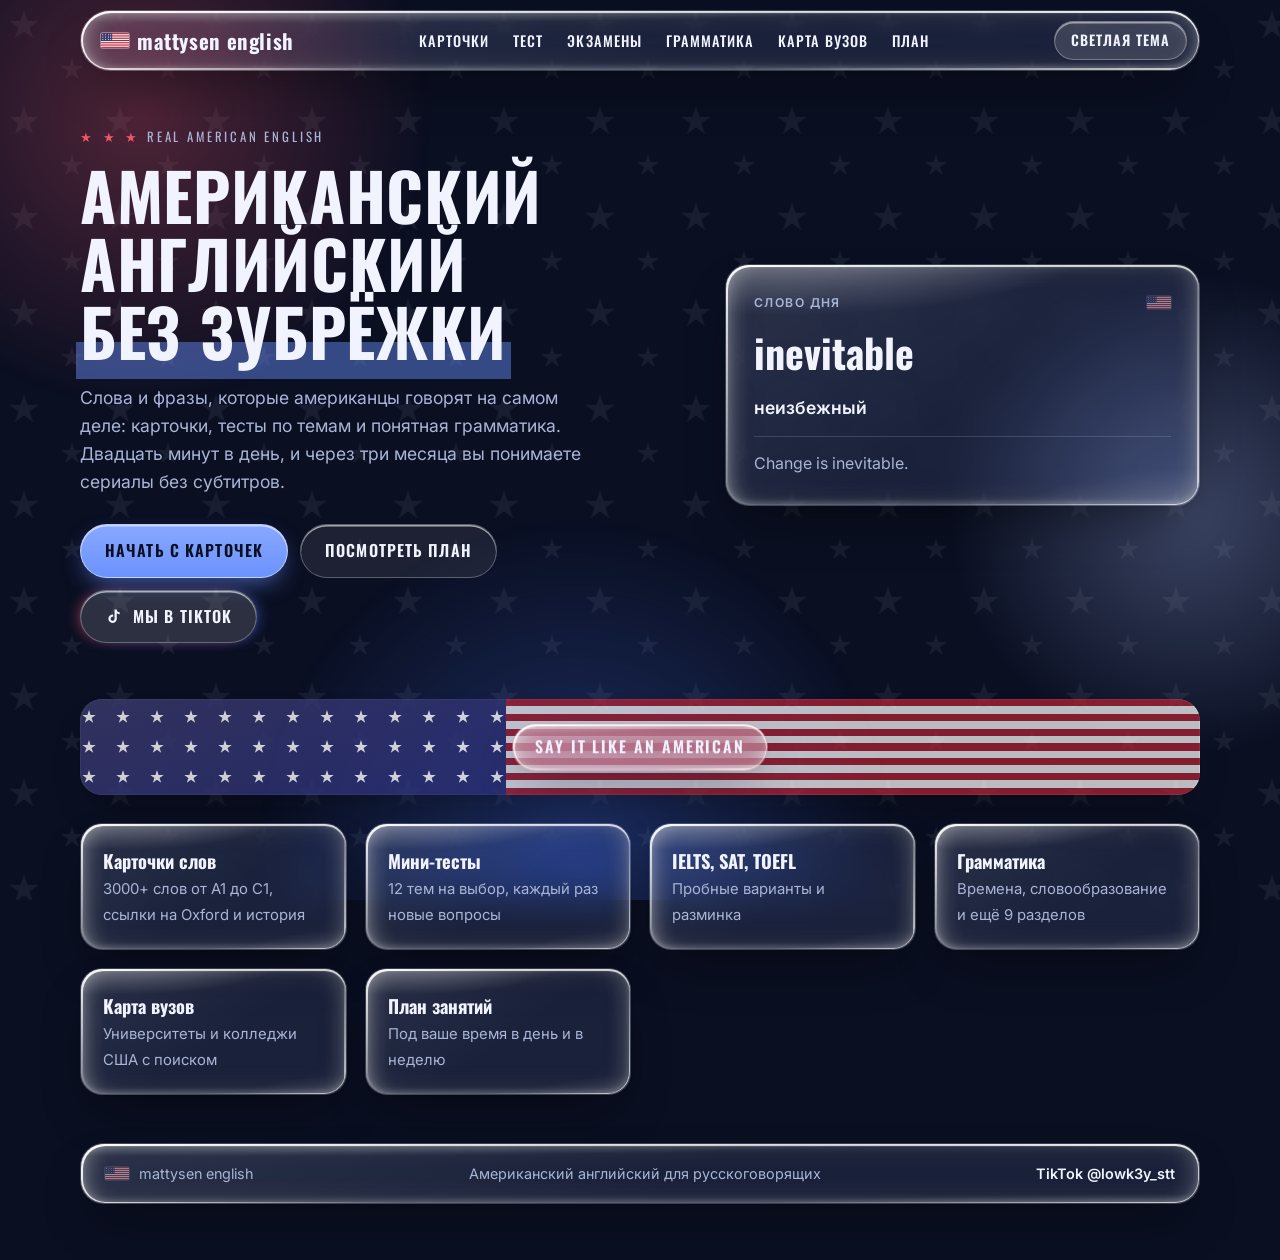
<file: index.html>
<!doctype html>
<html lang="ru">
<head>
<meta charset="utf-8">
<meta name="viewport" content="width=device-width, initial-scale=1, viewport-fit=cover">
<title>mattysen english</title>
<meta name="description" content="mattysen english: сайт для изучения американского английского">
<link rel="preconnect" href="https://fonts.googleapis.com">
<link rel="preconnect" href="https://fonts.gstatic.com" crossorigin>
<link rel="stylesheet" href="https://fonts.googleapis.com/css2?family=Inter:wght@400;500;600&family=Oswald:wght@500;600;700&display=swap">
<link rel="stylesheet" href="css/style.css">
<script>try{if(localStorage.getItem("wbw-theme")==="light")document.documentElement.setAttribute("data-theme","light")}catch(e){}</script>
</head>
<body data-page="home">
<svg width="0" height="0" style="position:absolute" aria-hidden="true" focusable="false">
  <symbol id="flag" viewBox="0 0 38 20">
    <rect width="38" height="20" fill="#fff"/>
    <g fill="#b22234">
      <rect y="0" width="38" height="1.54"/><rect y="3.08" width="38" height="1.54"/><rect y="6.15" width="38" height="1.54"/>
      <rect y="9.23" width="38" height="1.54"/><rect y="12.31" width="38" height="1.54"/><rect y="15.38" width="38" height="1.54"/>
      <rect y="18.46" width="38" height="1.54"/>
    </g>
    <rect width="15.2" height="10.77" fill="#3c3b6e"/>
    <g fill="#fff">
      <circle cx="2.5" cy="2.1" r="0.7"/><circle cx="6.3" cy="2.1" r="0.7"/><circle cx="10.1" cy="2.1" r="0.7"/><circle cx="13.2" cy="2.1" r="0.7"/>
      <circle cx="2.5" cy="5.4" r="0.7"/><circle cx="6.3" cy="5.4" r="0.7"/><circle cx="10.1" cy="5.4" r="0.7"/><circle cx="13.2" cy="5.4" r="0.7"/>
      <circle cx="2.5" cy="8.7" r="0.7"/><circle cx="6.3" cy="8.7" r="0.7"/><circle cx="10.1" cy="8.7" r="0.7"/><circle cx="13.2" cy="8.7" r="0.7"/>
    </g>
  </symbol>
</svg>
<div class="field" aria-hidden="true"><div class="blob r"></div><div class="blob y"></div><div class="blob b"></div></div>

<div class="wrap">
  <header class="top">
    <div class="pill glass">
      <a class="logo" href="index.html"><svg class="flag-logo" aria-hidden="true"><use href="#flag" width="100%" height="100%"/></svg>mattysen english</a>
      <nav aria-label="Разделы">
        <a href="pages/cards.html" data-nav="cards">Карточки</a>
        <a href="pages/quiz.html" data-nav="quiz">Тест</a>
        <a href="pages/exams.html" data-nav="exams">Экзамены</a>
        <a href="pages/grammar.html" data-nav="grammar">Грамматика</a>
        <a href="pages/map.html" data-nav="map">Карта вузов</a>
        <a href="pages/plan.html" data-nav="plan">План</a>
      </nav>
      <button class="theme-btn" id="theme" type="button" aria-label="Переключить тему">Светлая тема</button>
    </div>
  </header>

  <main>
  <div class="view" id="home">
  <div class="hero">
    <div>
      <div class="usa-tag"><b>★ ★ ★</b> Real American English</div>
      <h1>Американский английский <em>без зубрёжки</em></h1>
      <p class="lead">Слова и фразы, которые американцы говорят на самом деле: карточки, тесты по темам и понятная грамматика. Двадцать минут в день, и через три месяца вы понимаете сериалы без субтитров.</p>
      <div class="cta-row">
        <a class="btn" href="pages/cards.html">Начать с карточек</a>
        <a class="btn ghost" href="pages/plan.html">Посмотреть план</a>
        <a class="btn tt" href="https://www.tiktok.com/@lowk3y_stt?_r=1&amp;_t=ZS-9BJfPsSJ08S" target="_blank" rel="noopener noreferrer"><svg viewBox="0 0 24 24" fill="currentColor" aria-hidden="true"><path d="M19.6 8.3a6.3 6.3 0 0 1-3.9-1.4v7.3a5.6 5.6 0 1 1-4.8-5.5v3.1a2.6 2.6 0 1 0 1.8 2.4V2h2.9a3.9 3.9 0 0 0 4 3.6z"/></svg>Мы в TikTok</a>
      </div>
    </div>
    <div class="wotd glass float" aria-live="polite">
      <div class="eyebrow row">Слово дня <svg class="flag" aria-hidden="true"><use href="#flag" width="100%" height="100%"/></svg></div>
      <div class="word" id="wotd-word">—</div>
      <div class="ipa" id="wotd-ipa"></div>
      <div class="tr" id="wotd-tr"></div>
      <div class="ex" id="wotd-ex"></div>
    </div>
  </div>
  <div class="banner">
    <div class="canton"></div>
    <div class="stripes"></div>
    <div class="bn-text glass">Say it like an American</div>
  </div>
  <div class="tiles">
    <a class="tile glass" href="pages/cards.html"><b>Карточки слов</b><span>3000+ слов от A1 до C1, ссылки на Oxford и история</span></a>
    <a class="tile glass" href="pages/quiz.html"><b>Мини-тесты</b><span>12 тем на выбор, каждый раз новые вопросы</span></a>
    <a class="tile glass" href="pages/exams.html"><b>IELTS, SAT, TOEFL</b><span>Пробные варианты и разминка</span></a>
    <a class="tile glass" href="pages/grammar.html#tenses"><b>Грамматика</b><span>Времена, словообразование и ещё 9 разделов</span></a>
    <a class="tile glass" href="pages/map.html"><b>Карта вузов</b><span>Университеты и колледжи США с поиском</span></a>
    <a class="tile glass" href="pages/plan.html"><b>План занятий</b><span>Под ваше время в день и в неделю</span></a>
  </div>
  </div>
  </main>

  <footer class="glass">
    <span class="fl"><svg class="flag" aria-hidden="true"><use href="#flag" width="100%" height="100%"/></svg>mattysen english</span>
    <span>Американский английский для русскоговорящих</span>
    <a href="https://www.tiktok.com/@lowk3y_stt?_r=1&amp;_t=ZS-9BJfPsSJ08S" target="_blank" rel="noopener noreferrer">TikTok @lowk3y_stt</a>
  </footer>
</div>

<script defer src="js/config.js"></script>
<script defer src="js/analytics.js"></script>
<script defer src="js/common.js"></script>
<script defer src="js/data/words.js"></script>
<script defer src="js/home.js"></script>
</body>
</html>
</file>
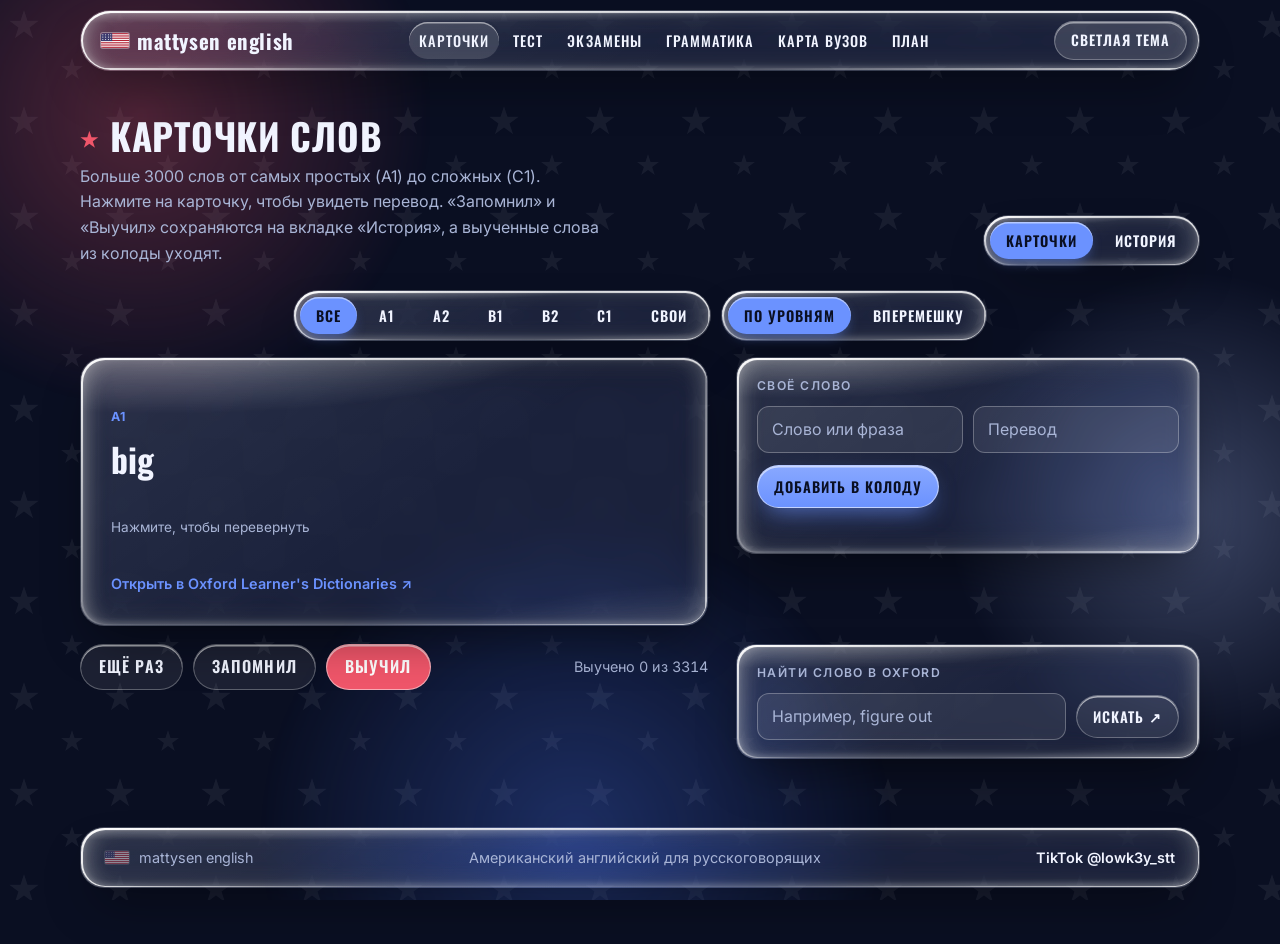
<file: pages/cards.html>
<!doctype html>
<html lang="ru">
<head>
<meta charset="utf-8">
<meta name="viewport" content="width=device-width, initial-scale=1, viewport-fit=cover">
<title>Карточки слов · mattysen english</title>
<meta name="description" content="Больше 2000 слов от A1 до C1 с переводом, ссылками на Oxford и историей выученных слов">
<link rel="preconnect" href="https://fonts.googleapis.com">
<link rel="preconnect" href="https://fonts.gstatic.com" crossorigin>
<link rel="stylesheet" href="https://fonts.googleapis.com/css2?family=Inter:wght@400;500;600&family=Oswald:wght@500;600;700&display=swap">
<link rel="stylesheet" href="../css/style.css">
<script>try{if(localStorage.getItem("wbw-theme")==="light")document.documentElement.setAttribute("data-theme","light")}catch(e){}</script>
</head>
<body data-page="cards">
<svg width="0" height="0" style="position:absolute" aria-hidden="true" focusable="false">
  <symbol id="flag" viewBox="0 0 38 20">
    <rect width="38" height="20" fill="#fff"/>
    <g fill="#b22234">
      <rect y="0" width="38" height="1.54"/><rect y="3.08" width="38" height="1.54"/><rect y="6.15" width="38" height="1.54"/>
      <rect y="9.23" width="38" height="1.54"/><rect y="12.31" width="38" height="1.54"/><rect y="15.38" width="38" height="1.54"/>
      <rect y="18.46" width="38" height="1.54"/>
    </g>
    <rect width="15.2" height="10.77" fill="#3c3b6e"/>
    <g fill="#fff">
      <circle cx="2.5" cy="2.1" r="0.7"/><circle cx="6.3" cy="2.1" r="0.7"/><circle cx="10.1" cy="2.1" r="0.7"/><circle cx="13.2" cy="2.1" r="0.7"/>
      <circle cx="2.5" cy="5.4" r="0.7"/><circle cx="6.3" cy="5.4" r="0.7"/><circle cx="10.1" cy="5.4" r="0.7"/><circle cx="13.2" cy="5.4" r="0.7"/>
      <circle cx="2.5" cy="8.7" r="0.7"/><circle cx="6.3" cy="8.7" r="0.7"/><circle cx="10.1" cy="8.7" r="0.7"/><circle cx="13.2" cy="8.7" r="0.7"/>
    </g>
  </symbol>
</svg>
<div class="field" aria-hidden="true"><div class="blob r"></div><div class="blob y"></div><div class="blob b"></div></div>

<div class="wrap">
  <header class="top">
    <div class="pill glass">
      <a class="logo" href="../index.html"><svg class="flag-logo" aria-hidden="true"><use href="#flag" width="100%" height="100%"/></svg>mattysen english</a>
      <nav aria-label="Разделы">
        <a href="cards.html" data-nav="cards">Карточки</a>
        <a href="quiz.html" data-nav="quiz">Тест</a>
        <a href="exams.html" data-nav="exams">Экзамены</a>
        <a href="grammar.html" data-nav="grammar">Грамматика</a>
        <a href="map.html" data-nav="map">Карта вузов</a>
        <a href="plan.html" data-nav="plan">План</a>
      </nav>
      <button class="theme-btn" id="theme" type="button" aria-label="Переключить тему">Светлая тема</button>
    </div>
  </header>

  <main>
  <section class="view" id="cards">
    <div class="sec-head">
      <div>
        <h2>Карточки слов</h2>
        <p>Больше 3000 слов от самых простых (A1) до сложных (C1). Нажмите на карточку, чтобы увидеть перевод. «Запомнил» и «Выучил» сохраняются на вкладке «История», а выученные слова из колоды уходят.</p>
      </div>
      <div class="chips glass" role="tablist" aria-label="Раздел карточек">
        <button class="chip" id="tab-deck" data-tab="deck" role="tab" aria-pressed="true">Карточки</button>
        <button class="chip" id="tab-hist" data-tab="history" role="tab" aria-pressed="false">История</button>
      </div>
    </div>

    <div id="pane-deck">
      <div class="deck-filters">
        <div class="chips glass" role="group" aria-label="Уровень">
          <button class="chip" data-lvl="all" aria-pressed="true">Все</button>
          <button class="chip" data-lvl="A1" aria-pressed="false">A1</button>
          <button class="chip" data-lvl="A2" aria-pressed="false">A2</button>
          <button class="chip" data-lvl="B1" aria-pressed="false">B1</button>
          <button class="chip" data-lvl="B2" aria-pressed="false">B2</button>
          <button class="chip" data-lvl="C1" aria-pressed="false">C1</button>
          <button class="chip" data-lvl="Свои" aria-pressed="false">Свои</button>
        </div>
        <div class="chips glass" role="group" aria-label="Порядок">
          <button class="chip" data-order="level" aria-pressed="true">По уровням</button>
          <button class="chip" data-order="mix" aria-pressed="false">Вперемешку</button>
        </div>
      </div>
      <div class="deck">
        <div class="card glass float d1">
          <button class="flip" id="card" aria-label="Карточка слова. Нажмите, чтобы перевернуть"></button>
          <a class="ox" id="ox" href="https://www.oxfordlearnersdictionaries.com/" target="_blank" rel="noopener noreferrer">Открыть в Oxford Learner's Dictionaries ↗</a>
        </div>
        <div class="deck-bar">
          <button class="mini" id="again">Ещё раз</button>
          <button class="mini" id="rem">Запомнил</button>
          <button class="mini ok" id="know">Выучил</button>
          <span class="count" id="count"></span>
        </div>
        <form class="addw glass panel" id="addw" autocomplete="off">
          <div class="eyebrow">Своё слово</div>
          <div class="row2">
            <input class="inp" id="cw-en" type="text" placeholder="Слово или фраза" aria-label="Слово или фраза">
            <input class="inp" id="cw-ru" type="text" placeholder="Перевод" aria-label="Перевод">
          </div>
          <button class="btn sm" type="submit">Добавить в колоду</button>
          <div class="msg" id="cw-msg" aria-live="polite"></div>
        </form>
        <div class="glass panel">
          <div class="eyebrow">Найти слово в Oxford</div>
          <div class="oxrow">
            <input class="inp" id="ox-q" type="text" placeholder="Например, figure out" aria-label="Слово для поиска">
            <a class="btn ghost sm" id="ox-go" href="https://www.oxfordlearnersdictionaries.com/" target="_blank" rel="noopener noreferrer">Искать ↗</a>
          </div>
        </div>
      </div>
    </div>

    <div id="pane-history" hidden>
      <div class="hist-top">
        <div class="chips glass" role="group" aria-label="Список">
          <button class="chip" data-h="learned" aria-pressed="true">Выученные</button>
          <button class="chip" data-h="remembered" aria-pressed="false">Запомненные</button>
        </div>
        <div class="hstats" id="hist-stats"></div>
      </div>
      <p class="note">Данные хранятся в вашем браузере и никуда не отправляются.</p>
      <div class="hlist" id="hist-list"></div>
      <div class="hclear"><button class="mini" id="hist-clear" type="button">Очистить историю</button></div>
    </div>
  </section>
  </main>

  <footer class="glass">
    <span class="fl"><svg class="flag" aria-hidden="true"><use href="#flag" width="100%" height="100%"/></svg>mattysen english</span>
    <span>Американский английский для русскоговорящих</span>
    <a href="https://www.tiktok.com/@lowk3y_stt?_r=1&amp;_t=ZS-9BJfPsSJ08S" target="_blank" rel="noopener noreferrer">TikTok @lowk3y_stt</a>
  </footer>
</div>

<script defer src="../js/config.js"></script>
<script defer src="../js/analytics.js"></script>
<script defer src="../js/common.js"></script>
<script defer src="../js/data/words.js"></script>
<script defer src="../js/data/words-a1.js"></script>
<script defer src="../js/data/words-a2.js"></script>
<script defer src="../js/data/words-b1.js"></script>
<script defer src="../js/data/words-b2.js"></script>
<script defer src="../js/data/words-c1.js"></script>
<script defer src="../js/cards.js"></script>
</body>
</html>
</file>
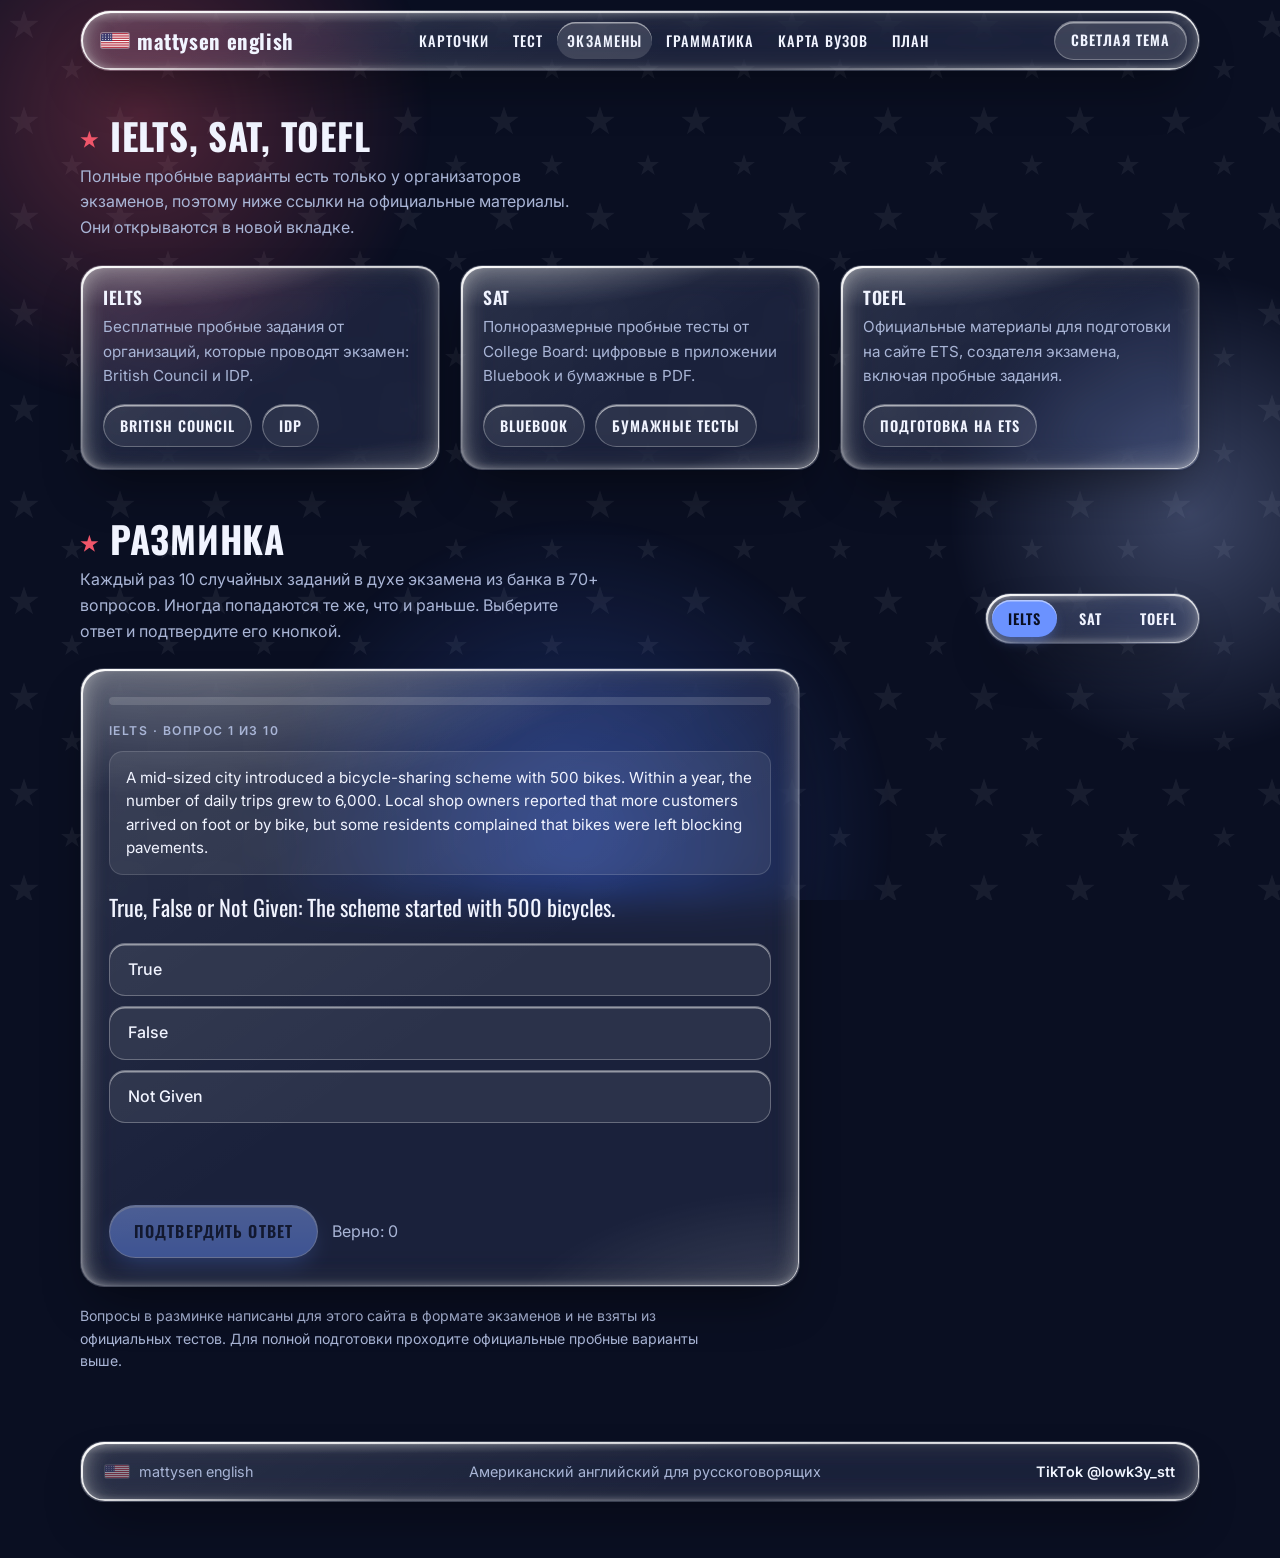
<file: pages/exams.html>
<!doctype html>
<html lang="ru">
<head>
<meta charset="utf-8">
<meta name="viewport" content="width=device-width, initial-scale=1, viewport-fit=cover">
<title>Экзамены · mattysen english</title>
<meta name="description" content="Ссылки на официальные пробные варианты IELTS, SAT и TOEFL и разминка по формату">
<link rel="preconnect" href="https://fonts.googleapis.com">
<link rel="preconnect" href="https://fonts.gstatic.com" crossorigin>
<link rel="stylesheet" href="https://fonts.googleapis.com/css2?family=Inter:wght@400;500;600&family=Oswald:wght@500;600;700&display=swap">
<link rel="stylesheet" href="../css/style.css">
<script>try{if(localStorage.getItem("wbw-theme")==="light")document.documentElement.setAttribute("data-theme","light")}catch(e){}</script>
</head>
<body data-page="exams">
<svg width="0" height="0" style="position:absolute" aria-hidden="true" focusable="false">
  <symbol id="flag" viewBox="0 0 38 20">
    <rect width="38" height="20" fill="#fff"/>
    <g fill="#b22234">
      <rect y="0" width="38" height="1.54"/><rect y="3.08" width="38" height="1.54"/><rect y="6.15" width="38" height="1.54"/>
      <rect y="9.23" width="38" height="1.54"/><rect y="12.31" width="38" height="1.54"/><rect y="15.38" width="38" height="1.54"/>
      <rect y="18.46" width="38" height="1.54"/>
    </g>
    <rect width="15.2" height="10.77" fill="#3c3b6e"/>
    <g fill="#fff">
      <circle cx="2.5" cy="2.1" r="0.7"/><circle cx="6.3" cy="2.1" r="0.7"/><circle cx="10.1" cy="2.1" r="0.7"/><circle cx="13.2" cy="2.1" r="0.7"/>
      <circle cx="2.5" cy="5.4" r="0.7"/><circle cx="6.3" cy="5.4" r="0.7"/><circle cx="10.1" cy="5.4" r="0.7"/><circle cx="13.2" cy="5.4" r="0.7"/>
      <circle cx="2.5" cy="8.7" r="0.7"/><circle cx="6.3" cy="8.7" r="0.7"/><circle cx="10.1" cy="8.7" r="0.7"/><circle cx="13.2" cy="8.7" r="0.7"/>
    </g>
  </symbol>
</svg>
<div class="field" aria-hidden="true"><div class="blob r"></div><div class="blob y"></div><div class="blob b"></div></div>

<div class="wrap">
  <header class="top">
    <div class="pill glass">
      <a class="logo" href="../index.html"><svg class="flag-logo" aria-hidden="true"><use href="#flag" width="100%" height="100%"/></svg>mattysen english</a>
      <nav aria-label="Разделы">
        <a href="cards.html" data-nav="cards">Карточки</a>
        <a href="quiz.html" data-nav="quiz">Тест</a>
        <a href="exams.html" data-nav="exams">Экзамены</a>
        <a href="grammar.html" data-nav="grammar">Грамматика</a>
        <a href="map.html" data-nav="map">Карта вузов</a>
        <a href="plan.html" data-nav="plan">План</a>
      </nav>
      <button class="theme-btn" id="theme" type="button" aria-label="Переключить тему">Светлая тема</button>
    </div>
  </header>

  <main>
  <section class="view" id="exams">
    <div class="sec-head">
      <div>
        <h2>IELTS, SAT, TOEFL</h2>
        <p>Полные пробные варианты есть только у организаторов экзаменов, поэтому ниже ссылки на официальные материалы. Они открываются в новой вкладке.</p>
      </div>
    </div>
    <div class="official">
      <div class="tip glass float">
        <h3>IELTS</h3>
        <p>Бесплатные пробные задания от организаций, которые проводят экзамен: British Council и IDP.</p>
        <div class="links">
          <a class="btn ghost sm" href="https://takeielts.britishcouncil.org/prepare-for-test/free-practice-tests" target="_blank" rel="noopener noreferrer">British Council</a>
          <a class="btn ghost sm" href="https://ielts.idp.com/prepare/article-free-practice-tests" target="_blank" rel="noopener noreferrer">IDP</a>
        </div>
      </div>
      <div class="tip glass float d1">
        <h3>SAT</h3>
        <p>Полноразмерные пробные тесты от College Board: цифровые в приложении Bluebook и бумажные в PDF.</p>
        <div class="links">
          <a class="btn ghost sm" href="https://satsuite.collegeboard.org/practice/practice-tests/bluebook" target="_blank" rel="noopener noreferrer">Bluebook</a>
          <a class="btn ghost sm" href="https://satsuite.collegeboard.org/practice/practice-tests/paper" target="_blank" rel="noopener noreferrer">Бумажные тесты</a>
        </div>
      </div>
      <div class="tip glass float d2">
        <h3>TOEFL</h3>
        <p>Официальные материалы для подготовки на сайте ETS, создателя экзамена, включая пробные задания.</p>
        <div class="links">
          <a class="btn ghost sm" href="https://www.ets.org/toefl/test-takers/ibt/prepare.html" target="_blank" rel="noopener noreferrer">Подготовка на ETS</a>
        </div>
      </div>
    </div>
    <div class="sec-head sub-head">
      <div>
        <h2>Разминка</h2>
        <p>Каждый раз 10 случайных заданий в духе экзамена из банка в 70+ вопросов. Иногда попадаются те же, что и раньше. Выберите ответ и подтвердите его кнопкой.</p>
      </div>
      <div class="chips glass" role="group" aria-label="Экзамен">
        <button class="chip" data-exam="ielts" aria-pressed="true">IELTS</button>
        <button class="chip" data-exam="sat" aria-pressed="false">SAT</button>
        <button class="chip" data-exam="toefl" aria-pressed="false">TOEFL</button>
      </div>
    </div>
    <div class="quiz glass float d2">
      <div class="progress"><i id="ebar"></i></div>
      <div class="eyebrow" id="enum"></div>
      <div class="passage" id="epassage" hidden></div>
      <div class="q" id="etext"></div>
      <div class="opts" id="eopts"></div>
      <div class="explain" id="eexp" aria-live="polite"></div>
      <div class="quiz-foot">
        <button class="btn" id="econfirm" type="button" disabled>Подтвердить ответ</button>
        <button class="btn" id="enext" hidden>Дальше</button>
        <span id="escore" style="color:var(--muted)"></span>
      </div>
    </div>
    <p class="note">Вопросы в разминке написаны для этого сайта в формате экзаменов и не взяты из официальных тестов. Для полной подготовки проходите официальные пробные варианты выше.</p>
  </section>
  </main>

  <footer class="glass">
    <span class="fl"><svg class="flag" aria-hidden="true"><use href="#flag" width="100%" height="100%"/></svg>mattysen english</span>
    <span>Американский английский для русскоговорящих</span>
    <a href="https://www.tiktok.com/@lowk3y_stt?_r=1&amp;_t=ZS-9BJfPsSJ08S" target="_blank" rel="noopener noreferrer">TikTok @lowk3y_stt</a>
  </footer>
</div>

<script defer src="../js/config.js"></script>
<script defer src="../js/analytics.js"></script>
<script defer src="../js/common.js"></script>
<script defer src="../js/data/exam-questions.js"></script>
<script defer src="../js/exams.js"></script>
</body>
</html>
</file>
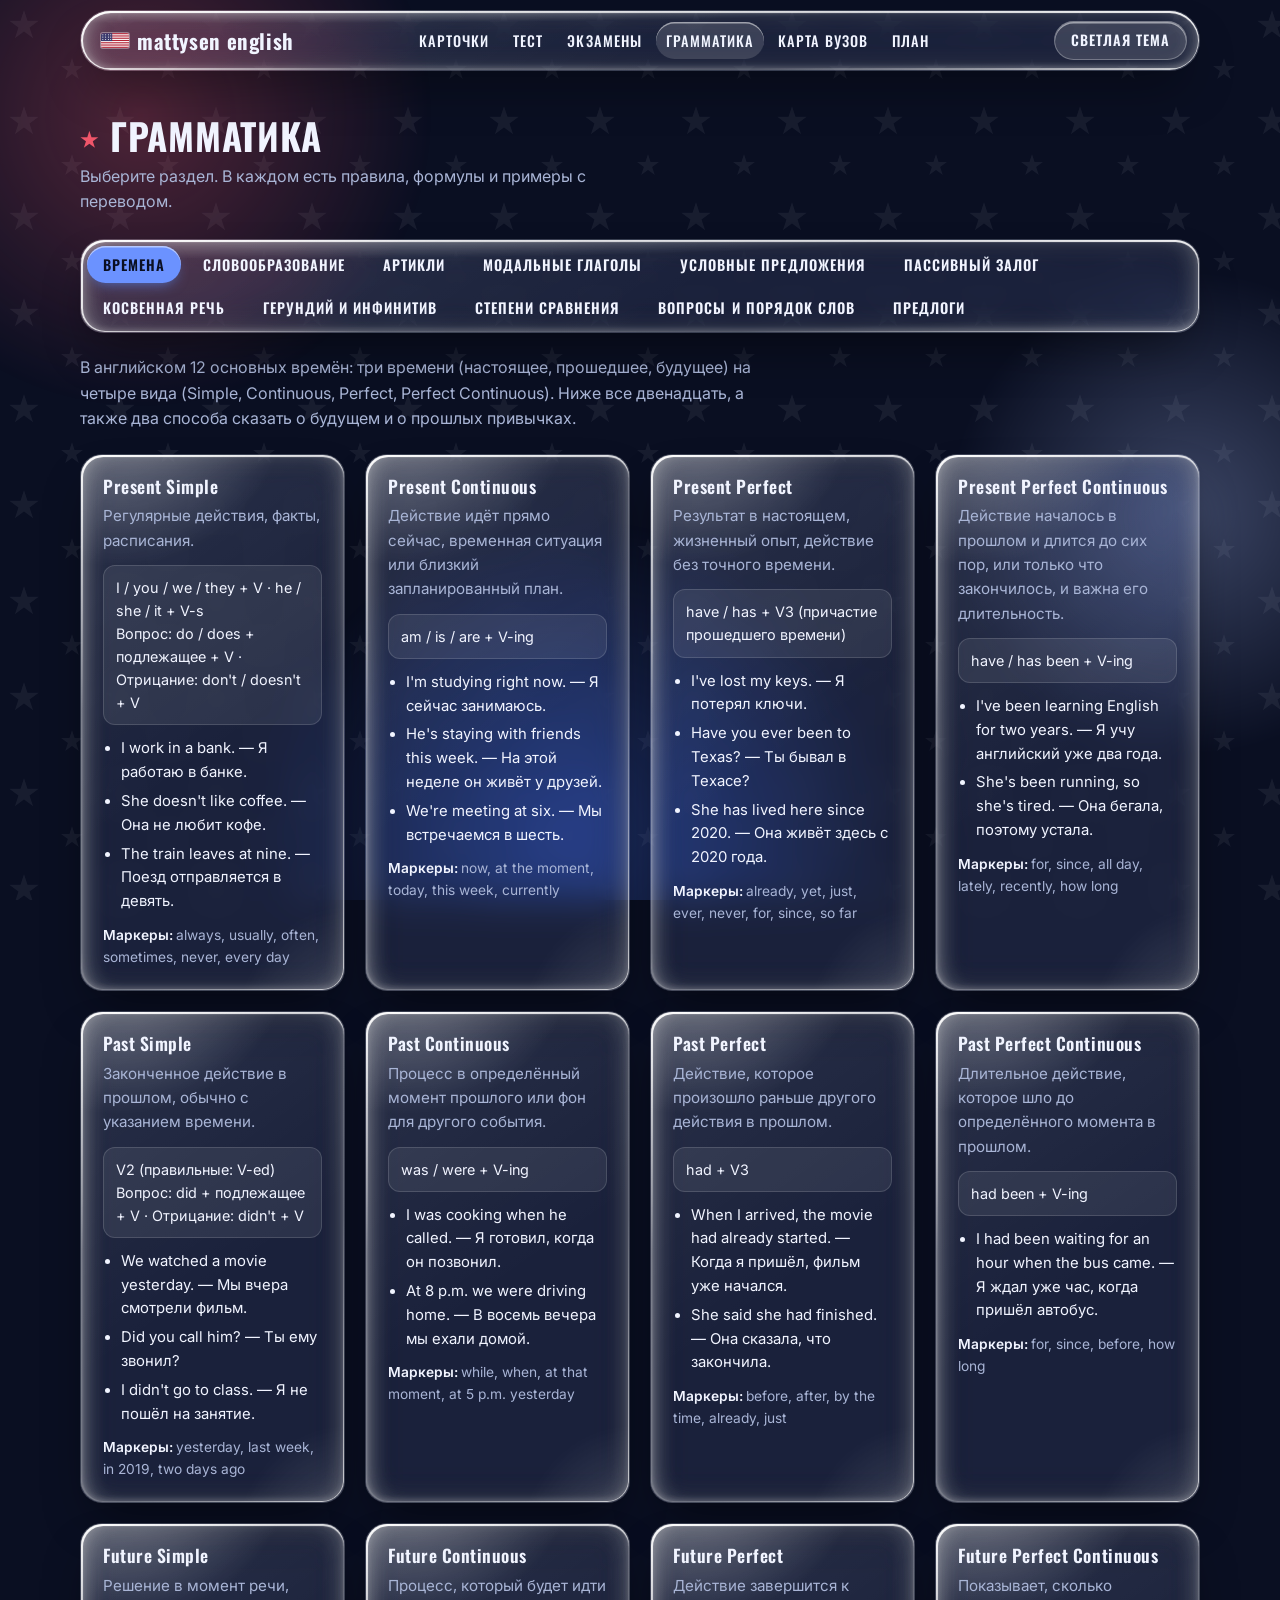
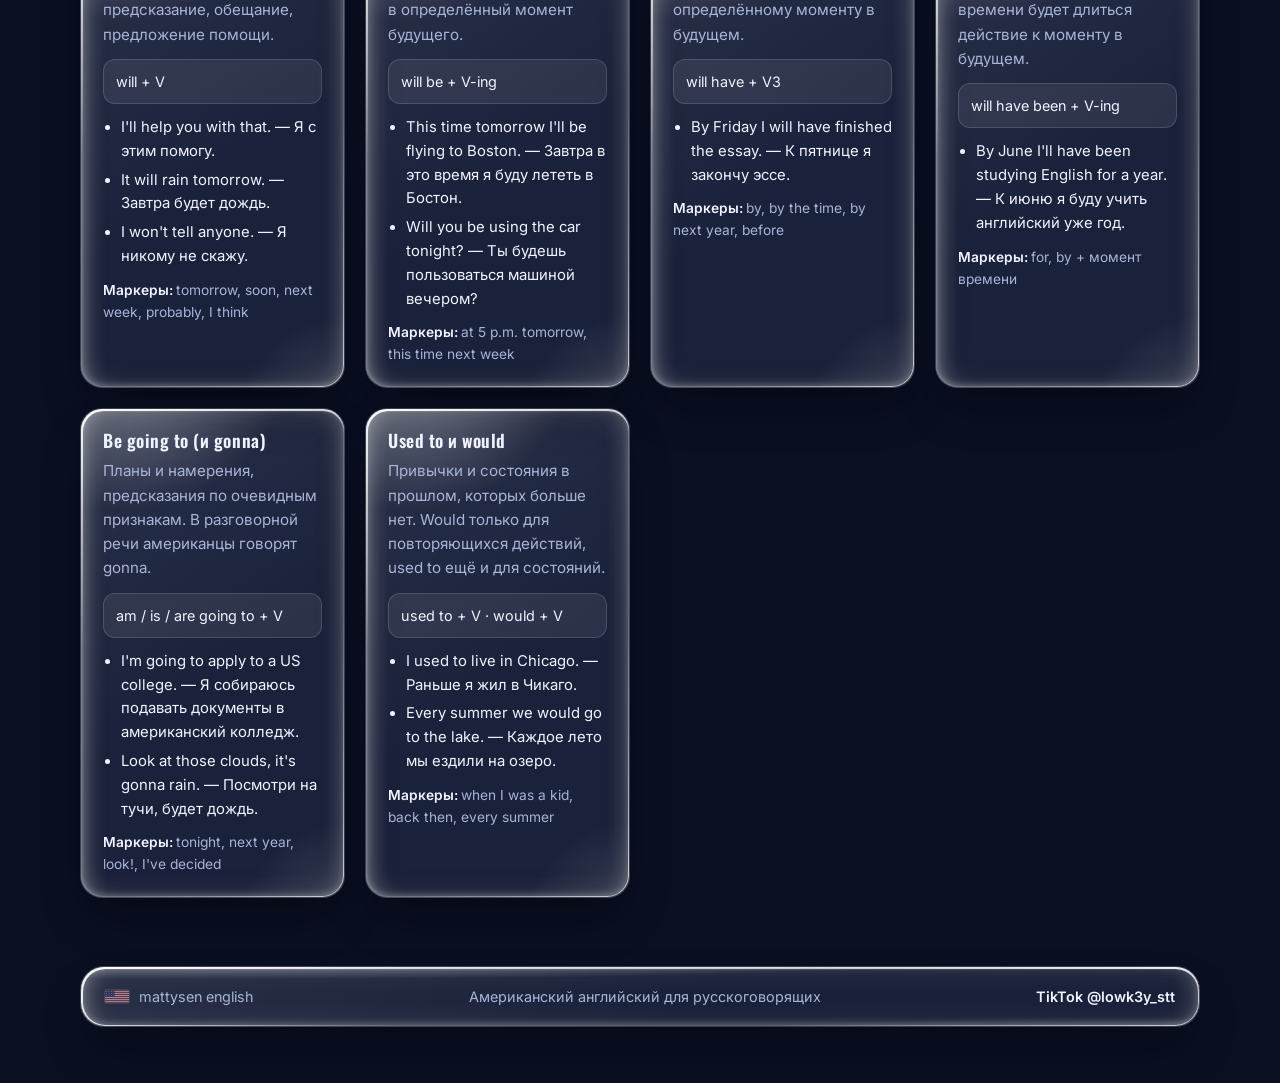
<file: pages/grammar.html>
<!doctype html>
<html lang="ru">
<head>
<meta charset="utf-8">
<meta name="viewport" content="width=device-width, initial-scale=1, viewport-fit=cover">
<title>Грамматика · mattysen english</title>
<meta name="description" content="Времена, словообразование и другие разделы английской грамматики">
<link rel="preconnect" href="https://fonts.googleapis.com">
<link rel="preconnect" href="https://fonts.gstatic.com" crossorigin>
<link rel="stylesheet" href="https://fonts.googleapis.com/css2?family=Inter:wght@400;500;600&family=Oswald:wght@500;600;700&display=swap">
<link rel="stylesheet" href="../css/style.css">
<script>try{if(localStorage.getItem("wbw-theme")==="light")document.documentElement.setAttribute("data-theme","light")}catch(e){}</script>
</head>
<body data-page="grammar">
<svg width="0" height="0" style="position:absolute" aria-hidden="true" focusable="false">
  <symbol id="flag" viewBox="0 0 38 20">
    <rect width="38" height="20" fill="#fff"/>
    <g fill="#b22234">
      <rect y="0" width="38" height="1.54"/><rect y="3.08" width="38" height="1.54"/><rect y="6.15" width="38" height="1.54"/>
      <rect y="9.23" width="38" height="1.54"/><rect y="12.31" width="38" height="1.54"/><rect y="15.38" width="38" height="1.54"/>
      <rect y="18.46" width="38" height="1.54"/>
    </g>
    <rect width="15.2" height="10.77" fill="#3c3b6e"/>
    <g fill="#fff">
      <circle cx="2.5" cy="2.1" r="0.7"/><circle cx="6.3" cy="2.1" r="0.7"/><circle cx="10.1" cy="2.1" r="0.7"/><circle cx="13.2" cy="2.1" r="0.7"/>
      <circle cx="2.5" cy="5.4" r="0.7"/><circle cx="6.3" cy="5.4" r="0.7"/><circle cx="10.1" cy="5.4" r="0.7"/><circle cx="13.2" cy="5.4" r="0.7"/>
      <circle cx="2.5" cy="8.7" r="0.7"/><circle cx="6.3" cy="8.7" r="0.7"/><circle cx="10.1" cy="8.7" r="0.7"/><circle cx="13.2" cy="8.7" r="0.7"/>
    </g>
  </symbol>
</svg>
<div class="field" aria-hidden="true"><div class="blob r"></div><div class="blob y"></div><div class="blob b"></div></div>

<div class="wrap">
  <header class="top">
    <div class="pill glass">
      <a class="logo" href="../index.html"><svg class="flag-logo" aria-hidden="true"><use href="#flag" width="100%" height="100%"/></svg>mattysen english</a>
      <nav aria-label="Разделы">
        <a href="cards.html" data-nav="cards">Карточки</a>
        <a href="quiz.html" data-nav="quiz">Тест</a>
        <a href="exams.html" data-nav="exams">Экзамены</a>
        <a href="grammar.html" data-nav="grammar">Грамматика</a>
        <a href="map.html" data-nav="map">Карта вузов</a>
        <a href="plan.html" data-nav="plan">План</a>
      </nav>
      <button class="theme-btn" id="theme" type="button" aria-label="Переключить тему">Светлая тема</button>
    </div>
  </header>

  <main>
  <section class="view" id="grammar">
    <div class="sec-head">
      <div>
        <h2>Грамматика</h2>
        <p>Выберите раздел. В каждом есть правила, формулы и примеры с переводом.</p>
      </div>
    </div>
    <div class="chips glass gram-tabs" id="gtabs" role="group" aria-label="Разделы грамматики"></div>
    <div id="gbody"></div>
  </section>
  </main>

  <footer class="glass">
    <span class="fl"><svg class="flag" aria-hidden="true"><use href="#flag" width="100%" height="100%"/></svg>mattysen english</span>
    <span>Американский английский для русскоговорящих</span>
    <a href="https://www.tiktok.com/@lowk3y_stt?_r=1&amp;_t=ZS-9BJfPsSJ08S" target="_blank" rel="noopener noreferrer">TikTok @lowk3y_stt</a>
  </footer>
</div>

<script defer src="../js/config.js"></script>
<script defer src="../js/analytics.js"></script>
<script defer src="../js/common.js"></script>
<script defer src="../js/data/grammar-sections.js"></script>
<script defer src="../js/grammar.js"></script>
</body>
</html>
</file>
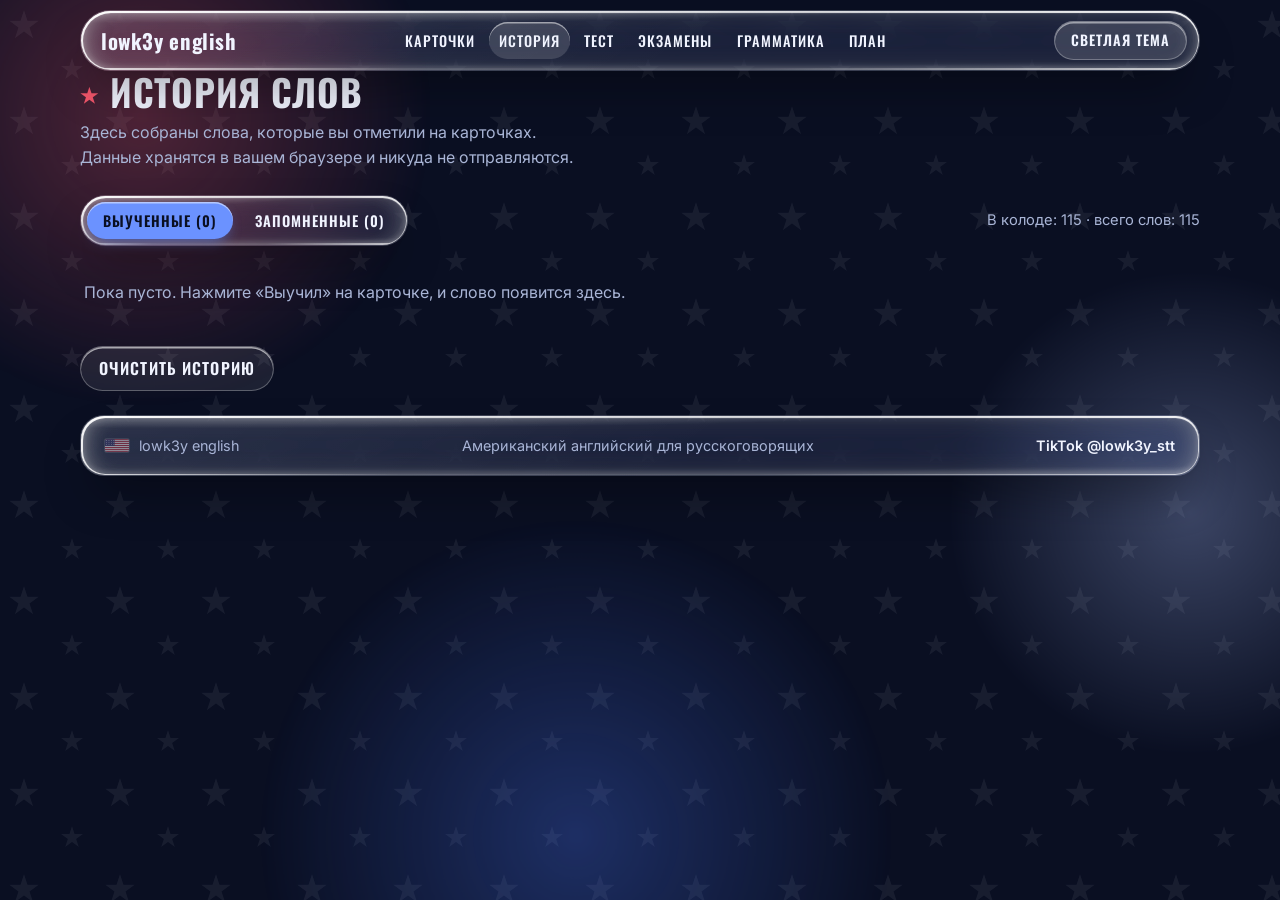
<file: pages/history.html>
<!doctype html>
<html lang="ru">
<head>
<meta charset="utf-8">
<meta name="viewport" content="width=device-width, initial-scale=1, viewport-fit=cover">
<title>История слов · lowk3y english</title>
<meta name="description" content="Выученные и запомненные слова">
<link rel="preconnect" href="https://fonts.googleapis.com">
<link rel="preconnect" href="https://fonts.gstatic.com" crossorigin>
<link rel="stylesheet" href="https://fonts.googleapis.com/css2?family=Inter:wght@400;500;600&family=Oswald:wght@500;600;700&display=swap">
<link rel="stylesheet" href="../css/style.css">
<script>try{if(localStorage.getItem("wbw-theme")==="light")document.documentElement.setAttribute("data-theme","light")}catch(e){}</script>
</head>
<body data-page="history">
<svg width="0" height="0" style="position:absolute" aria-hidden="true" focusable="false">
  <symbol id="flag" viewBox="0 0 38 20">
    <rect width="38" height="20" fill="#fff"/>
    <g fill="#b22234">
      <rect y="0" width="38" height="1.54"/><rect y="3.08" width="38" height="1.54"/><rect y="6.15" width="38" height="1.54"/>
      <rect y="9.23" width="38" height="1.54"/><rect y="12.31" width="38" height="1.54"/><rect y="15.38" width="38" height="1.54"/>
      <rect y="18.46" width="38" height="1.54"/>
    </g>
    <rect width="15.2" height="10.77" fill="#3c3b6e"/>
    <g fill="#fff">
      <circle cx="2.5" cy="2.1" r="0.7"/><circle cx="6.3" cy="2.1" r="0.7"/><circle cx="10.1" cy="2.1" r="0.7"/><circle cx="13.2" cy="2.1" r="0.7"/>
      <circle cx="2.5" cy="5.4" r="0.7"/><circle cx="6.3" cy="5.4" r="0.7"/><circle cx="10.1" cy="5.4" r="0.7"/><circle cx="13.2" cy="5.4" r="0.7"/>
      <circle cx="2.5" cy="8.7" r="0.7"/><circle cx="6.3" cy="8.7" r="0.7"/><circle cx="10.1" cy="8.7" r="0.7"/><circle cx="13.2" cy="8.7" r="0.7"/>
    </g>
  </symbol>
</svg>
<div class="field" aria-hidden="true"><div class="blob r"></div><div class="blob y"></div><div class="blob b"></div></div>

<div class="wrap">
  <header class="top">
    <div class="pill glass">
      <a class="logo" href="../index.html">lowk3y english</a>
      <nav aria-label="Разделы">
        <a href="cards.html" data-nav="cards">Карточки</a>
        <a href="history.html" data-nav="history">История</a>
        <a href="quiz.html" data-nav="quiz">Тест</a>
        <a href="exams.html" data-nav="exams">Экзамены</a>
        <a href="grammar.html" data-nav="grammar">Грамматика</a>
        <a href="plan.html" data-nav="plan">План</a>
      </nav>
      <button class="theme-btn" id="theme" type="button" aria-label="Переключить тему">Светлая тема</button>
    </div>
  </header>

  <main class="view" id="history">
    <div class="sec-head">
      <div>
        <h2>История слов</h2>
        <p>Здесь собраны слова, которые вы отметили на карточках. Данные хранятся в вашем браузере и никуда не отправляются.</p>
      </div>
    </div>
    <div class="hist-top">
      <div class="chips glass" role="group" aria-label="Список">
        <button class="chip" data-h="learned" aria-pressed="true">Выученные</button>
        <button class="chip" data-h="remembered" aria-pressed="false">Запомненные</button>
      </div>
      <div class="hstats" id="hist-stats"></div>
    </div>
    <div class="hlist" id="hist-list"></div>
    <div class="hclear"><button class="mini" id="hist-clear" type="button">Очистить историю</button></div>
  </main>

  <footer class="glass">
    <span class="fl"><svg class="flag" aria-hidden="true"><use href="#flag" width="100%" height="100%"/></svg>lowk3y english</span>
    <span>Американский английский для русскоговорящих</span>
    <a href="https://www.tiktok.com/@lowk3y_stt?_r=1&amp;_t=ZS-9BJfPsSJ08S" target="_blank" rel="noopener noreferrer">TikTok @lowk3y_stt</a>
  </footer>
</div>

<script src="../js/common.js"></script>
<script src="../js/data/words.js"></script>
<script src="../js/history.js"></script>
</body>
</html>
</file>
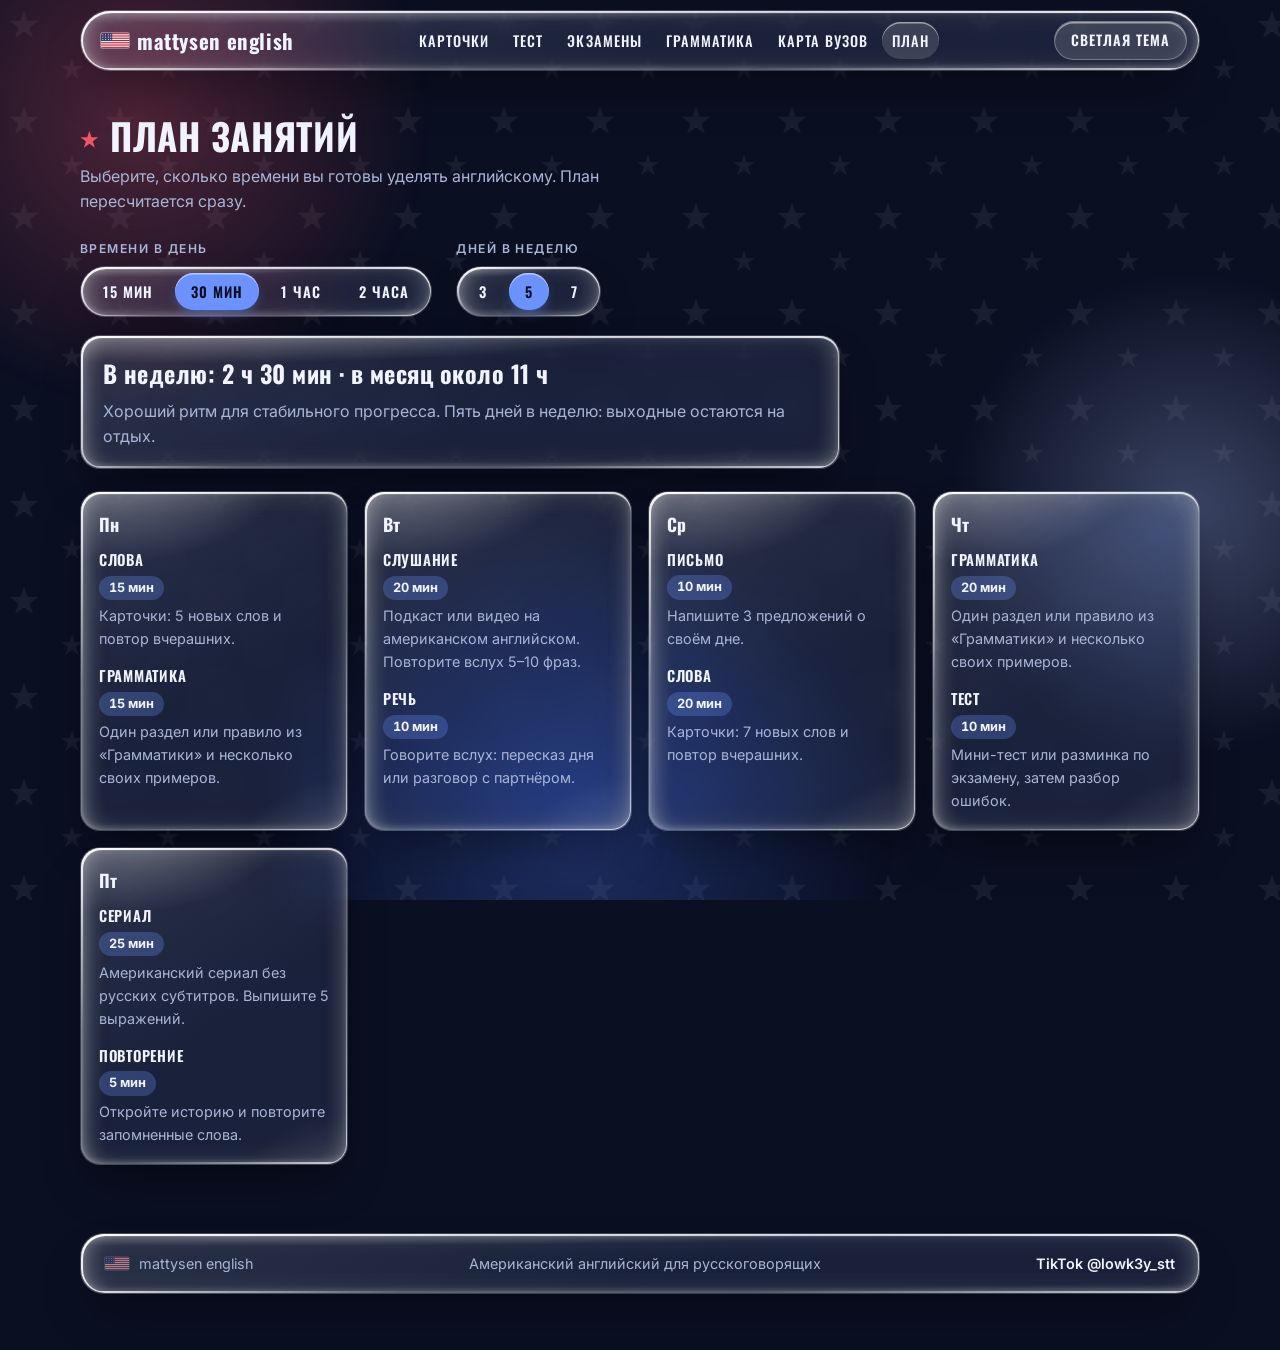
<file: pages/plan.html>
<!doctype html>
<html lang="ru">
<head>
<meta charset="utf-8">
<meta name="viewport" content="width=device-width, initial-scale=1, viewport-fit=cover">
<title>План занятий · mattysen english</title>
<meta name="description" content="Расписание занятий под ваше время в день и дни в неделю">
<link rel="preconnect" href="https://fonts.googleapis.com">
<link rel="preconnect" href="https://fonts.gstatic.com" crossorigin>
<link rel="stylesheet" href="https://fonts.googleapis.com/css2?family=Inter:wght@400;500;600&family=Oswald:wght@500;600;700&display=swap">
<link rel="stylesheet" href="../css/style.css">
<script>try{if(localStorage.getItem("wbw-theme")==="light")document.documentElement.setAttribute("data-theme","light")}catch(e){}</script>
</head>
<body data-page="plan">
<svg width="0" height="0" style="position:absolute" aria-hidden="true" focusable="false">
  <symbol id="flag" viewBox="0 0 38 20">
    <rect width="38" height="20" fill="#fff"/>
    <g fill="#b22234">
      <rect y="0" width="38" height="1.54"/><rect y="3.08" width="38" height="1.54"/><rect y="6.15" width="38" height="1.54"/>
      <rect y="9.23" width="38" height="1.54"/><rect y="12.31" width="38" height="1.54"/><rect y="15.38" width="38" height="1.54"/>
      <rect y="18.46" width="38" height="1.54"/>
    </g>
    <rect width="15.2" height="10.77" fill="#3c3b6e"/>
    <g fill="#fff">
      <circle cx="2.5" cy="2.1" r="0.7"/><circle cx="6.3" cy="2.1" r="0.7"/><circle cx="10.1" cy="2.1" r="0.7"/><circle cx="13.2" cy="2.1" r="0.7"/>
      <circle cx="2.5" cy="5.4" r="0.7"/><circle cx="6.3" cy="5.4" r="0.7"/><circle cx="10.1" cy="5.4" r="0.7"/><circle cx="13.2" cy="5.4" r="0.7"/>
      <circle cx="2.5" cy="8.7" r="0.7"/><circle cx="6.3" cy="8.7" r="0.7"/><circle cx="10.1" cy="8.7" r="0.7"/><circle cx="13.2" cy="8.7" r="0.7"/>
    </g>
  </symbol>
</svg>
<div class="field" aria-hidden="true"><div class="blob r"></div><div class="blob y"></div><div class="blob b"></div></div>

<div class="wrap">
  <header class="top">
    <div class="pill glass">
      <a class="logo" href="../index.html"><svg class="flag-logo" aria-hidden="true"><use href="#flag" width="100%" height="100%"/></svg>mattysen english</a>
      <nav aria-label="Разделы">
        <a href="cards.html" data-nav="cards">Карточки</a>
        <a href="quiz.html" data-nav="quiz">Тест</a>
        <a href="exams.html" data-nav="exams">Экзамены</a>
        <a href="grammar.html" data-nav="grammar">Грамматика</a>
        <a href="map.html" data-nav="map">Карта вузов</a>
        <a href="plan.html" data-nav="plan">План</a>
      </nav>
      <button class="theme-btn" id="theme" type="button" aria-label="Переключить тему">Светлая тема</button>
    </div>
  </header>

  <main>
  <section class="view" id="plan">
    <div class="sec-head">
      <div>
        <h2>План занятий</h2>
        <p>Выберите, сколько времени вы готовы уделять английскому. План пересчитается сразу.</p>
      </div>
    </div>
    <div class="plan-ctl">
      <div class="grp">
        <div class="eyebrow">Времени в день</div>
        <div class="chips glass" role="group" aria-label="Минут в день">
          <button class="chip" data-min="15" aria-pressed="false">15 мин</button>
          <button class="chip" data-min="30" aria-pressed="true">30 мин</button>
          <button class="chip" data-min="60" aria-pressed="false">1 час</button>
          <button class="chip" data-min="120" aria-pressed="false">2 часа</button>
        </div>
      </div>
      <div class="grp">
        <div class="eyebrow">Дней в неделю</div>
        <div class="chips glass" role="group" aria-label="Дней в неделю">
          <button class="chip" data-days="3" aria-pressed="false">3</button>
          <button class="chip" data-days="5" aria-pressed="true">5</button>
          <button class="chip" data-days="7" aria-pressed="false">7</button>
        </div>
      </div>
    </div>
    <div class="plan-sum glass" aria-live="polite">
      <b id="plan-total"></b>
      <p id="plan-hint"></p>
    </div>
    <div class="week" id="week"></div>
  </section>
  </main>

  <footer class="glass">
    <span class="fl"><svg class="flag" aria-hidden="true"><use href="#flag" width="100%" height="100%"/></svg>mattysen english</span>
    <span>Американский английский для русскоговорящих</span>
    <a href="https://www.tiktok.com/@lowk3y_stt?_r=1&amp;_t=ZS-9BJfPsSJ08S" target="_blank" rel="noopener noreferrer">TikTok @lowk3y_stt</a>
  </footer>
</div>

<script defer src="../js/config.js"></script>
<script defer src="../js/analytics.js"></script>
<script defer src="../js/common.js"></script>
<script defer src="../js/plan.js"></script>
</body>
</html>
</file>
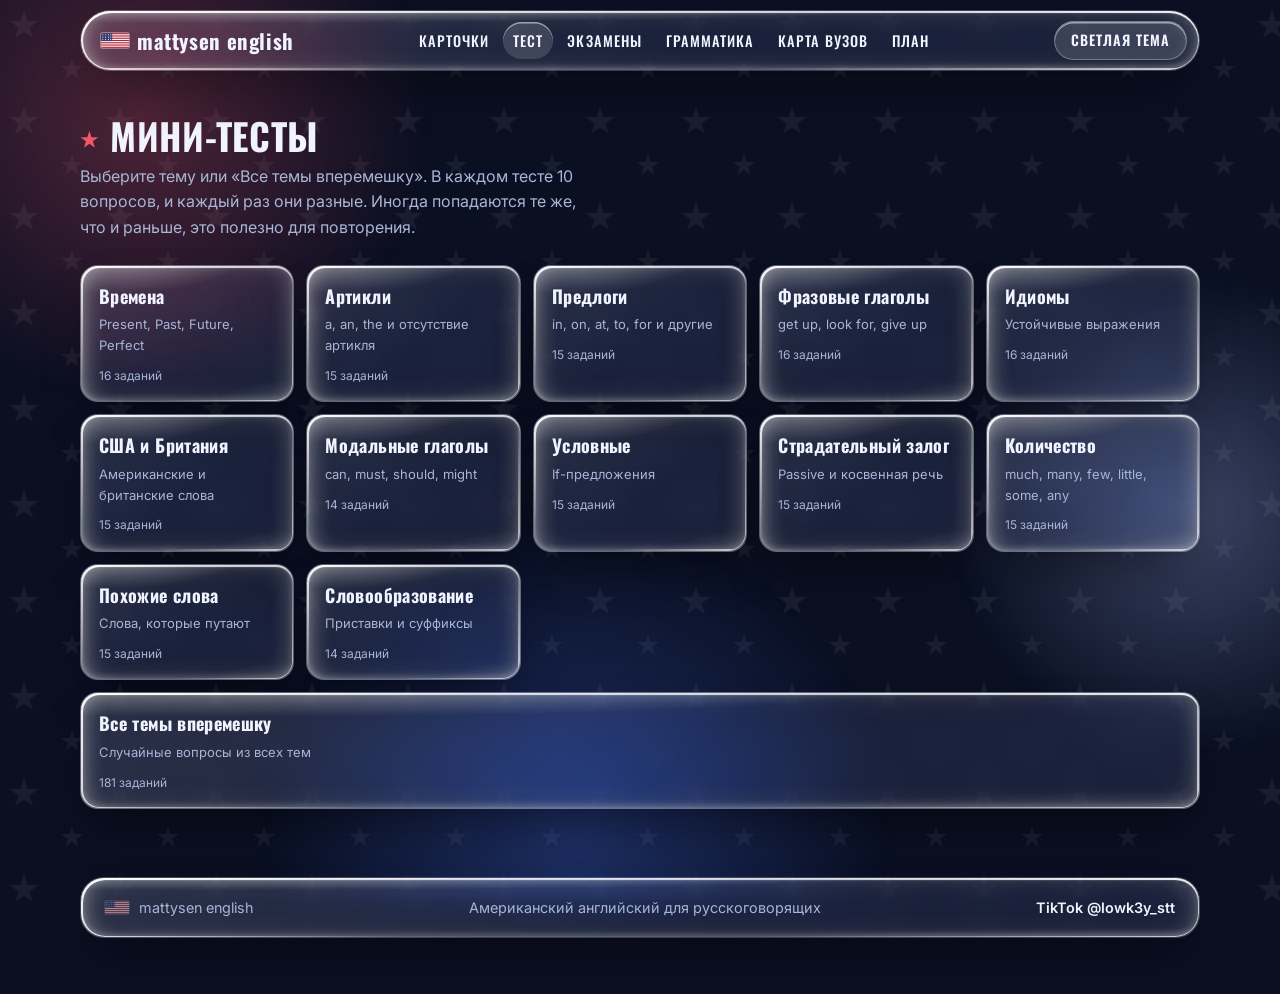
<file: pages/quiz.html>
<!doctype html>
<html lang="ru">
<head>
<meta charset="utf-8">
<meta name="viewport" content="width=device-width, initial-scale=1, viewport-fit=cover">
<title>Мини-тесты · mattysen english</title>
<meta name="description" content="Тесты по темам: времена, артикли, предлоги, фразовые глаголы, идиомы и другие">
<link rel="preconnect" href="https://fonts.googleapis.com">
<link rel="preconnect" href="https://fonts.gstatic.com" crossorigin>
<link rel="stylesheet" href="https://fonts.googleapis.com/css2?family=Inter:wght@400;500;600&family=Oswald:wght@500;600;700&display=swap">
<link rel="stylesheet" href="../css/style.css">
<script>try{if(localStorage.getItem("wbw-theme")==="light")document.documentElement.setAttribute("data-theme","light")}catch(e){}</script>
</head>
<body data-page="quiz">
<svg width="0" height="0" style="position:absolute" aria-hidden="true" focusable="false">
  <symbol id="flag" viewBox="0 0 38 20">
    <rect width="38" height="20" fill="#fff"/>
    <g fill="#b22234">
      <rect y="0" width="38" height="1.54"/><rect y="3.08" width="38" height="1.54"/><rect y="6.15" width="38" height="1.54"/>
      <rect y="9.23" width="38" height="1.54"/><rect y="12.31" width="38" height="1.54"/><rect y="15.38" width="38" height="1.54"/>
      <rect y="18.46" width="38" height="1.54"/>
    </g>
    <rect width="15.2" height="10.77" fill="#3c3b6e"/>
    <g fill="#fff">
      <circle cx="2.5" cy="2.1" r="0.7"/><circle cx="6.3" cy="2.1" r="0.7"/><circle cx="10.1" cy="2.1" r="0.7"/><circle cx="13.2" cy="2.1" r="0.7"/>
      <circle cx="2.5" cy="5.4" r="0.7"/><circle cx="6.3" cy="5.4" r="0.7"/><circle cx="10.1" cy="5.4" r="0.7"/><circle cx="13.2" cy="5.4" r="0.7"/>
      <circle cx="2.5" cy="8.7" r="0.7"/><circle cx="6.3" cy="8.7" r="0.7"/><circle cx="10.1" cy="8.7" r="0.7"/><circle cx="13.2" cy="8.7" r="0.7"/>
    </g>
  </symbol>
</svg>
<div class="field" aria-hidden="true"><div class="blob r"></div><div class="blob y"></div><div class="blob b"></div></div>

<div class="wrap">
  <header class="top">
    <div class="pill glass">
      <a class="logo" href="../index.html"><svg class="flag-logo" aria-hidden="true"><use href="#flag" width="100%" height="100%"/></svg>mattysen english</a>
      <nav aria-label="Разделы">
        <a href="cards.html" data-nav="cards">Карточки</a>
        <a href="quiz.html" data-nav="quiz">Тест</a>
        <a href="exams.html" data-nav="exams">Экзамены</a>
        <a href="grammar.html" data-nav="grammar">Грамматика</a>
        <a href="map.html" data-nav="map">Карта вузов</a>
        <a href="plan.html" data-nav="plan">План</a>
      </nav>
      <button class="theme-btn" id="theme" type="button" aria-label="Переключить тему">Светлая тема</button>
    </div>
  </header>

  <main>
  <section class="view" id="quiz">
    <div class="sec-head">
      <div>
        <h2>Мини-тесты</h2>
        <p>Выберите тему или «Все темы вперемешку». В каждом тесте 10 вопросов, и каждый раз они разные. Иногда попадаются те же, что и раньше, это полезно для повторения.</p>
      </div>
    </div>
    <div id="quiz-topics" class="topics" role="group" aria-label="Темы тестов"></div>
    <div class="quiz glass float d2" id="quiz-box" hidden>
      <div class="quiz-top">
        <span class="eyebrow" id="qtopic"></span>
        <button class="mini" id="qchange" type="button">Сменить тему</button>
      </div>
      <div class="progress"><i id="qbar"></i></div>
      <div class="eyebrow" id="qnum"></div>
      <div class="q" id="qtext"></div>
      <div class="opts" id="qopts"></div>
      <div class="explain" id="qexp" aria-live="polite"></div>
      <div class="quiz-foot">
        <button class="btn" id="qnext" hidden>Дальше</button>
        <span id="qscore" style="color:var(--muted)"></span>
      </div>
    </div>
  </section>
  </main>

  <footer class="glass">
    <span class="fl"><svg class="flag" aria-hidden="true"><use href="#flag" width="100%" height="100%"/></svg>mattysen english</span>
    <span>Американский английский для русскоговорящих</span>
    <a href="https://www.tiktok.com/@lowk3y_stt?_r=1&amp;_t=ZS-9BJfPsSJ08S" target="_blank" rel="noopener noreferrer">TikTok @lowk3y_stt</a>
  </footer>
</div>

<script defer src="../js/config.js"></script>
<script defer src="../js/analytics.js"></script>
<script defer src="../js/common.js"></script>
<script defer src="../js/data/quiz-questions.js"></script>
<script defer src="../js/quiz.js"></script>
</body>
</html>
</file>
<file: css/style.css>
/* Базовый сброс */
:root { padding-block: env(safe-area-inset-top, 0px) env(safe-area-inset-bottom, 0px); }
body { margin: 0; font: 14px system-ui, sans-serif; }
img { max-width: 100%; }
[hidden] { display: none !important; }

/* Layout: floating glass panels drifting over a field of red and blue light. Pill nav floats at the top. */
:root {
  --bg: #0a0f22; --fg: #f1f4ff; --muted: #a9b5d6;
  --red: #f0566a; --blue: #4d7bff;
  --accent: #6b92ff; --accent-fg: #0a0f22;
  --glass: rgba(255, 255, 255, 0.08); --glass-strong: rgba(255, 255, 255, 0.14);
  --glass-edge: rgba(255, 255, 255, 0.28); --glass-shadow: rgba(0, 0, 0, 0.45);
  --line: rgba(255, 255, 255, 0.14); --blob-op: 0.3;
  color-scheme: dark;
  --font-head: "Oswald", "Arial Narrow", Impact, sans-serif;
  --font-body: "Inter", system-ui, -apple-system, "Segoe UI", sans-serif;
}
:root[data-theme="light"] {
  --bg: #eef2fb; --fg: #101a38; --muted: #4b5878;
  --red: #e8485b; --blue: #2a5bff;
  --accent: #2a5bff; --accent-fg: #ffffff;
  --glass: rgba(255, 255, 255, 0.46); --glass-strong: rgba(255, 255, 255, 0.66);
  --glass-edge: rgba(255, 255, 255, 0.85); --glass-shadow: rgba(30, 50, 120, 0.18);
  --line: rgba(16, 26, 56, 0.12); --blob-op: 0.38;
  color-scheme: light;
}
* { box-sizing: border-box; }
body {
  background: var(--bg); color: var(--fg);
  font-family: var(--font-body); font-size: 16px; line-height: 1.6;
  padding-left: max(16px, env(safe-area-inset-left, 0px));
  padding-right: max(16px, env(safe-area-inset-right, 0px));
  padding-block: 0 56px;
  position: relative; overflow-x: hidden;
}
body::before { content: ""; position: fixed; inset: 0 0 auto; height: env(safe-area-inset-top, 0px); z-index: 30; background: var(--bg); }
h1, h2, h3 { font-family: var(--font-head); line-height: 1.12; text-wrap: balance; margin: 0; }
h2 { font-size: clamp(1.5rem, 3vw, 2rem); }
p { margin: 0; }
button { font: inherit; color: inherit; cursor: pointer; }
:focus-visible { outline: 3px solid var(--accent); outline-offset: 3px; }

/* drifting colour field behind the glass */
.field { position: fixed; inset: 0; z-index: 0; overflow: hidden; pointer-events: none; }
.blob { position: absolute; border-radius: 50%; filter: blur(70px); opacity: var(--blob-op); will-change: transform; }
.blob.r { width: 46vmax; height: 46vmax; background: var(--red); top: -14vmax; left: -12vmax; animation: drift1 26s ease-in-out infinite alternate; }
.blob.y { width: 38vmax; height: 38vmax; background: color-mix(in srgb, var(--blue) 45%, #fff); top: 30vh; right: -12vmax; animation: drift2 30s ease-in-out infinite alternate; }
.blob.b { width: 50vmax; height: 50vmax; background: var(--blue); bottom: -20vmax; left: 20vw; animation: drift3 34s ease-in-out infinite alternate; }
@keyframes drift1 { to { transform: translate(18vw, 14vh) scale(1.12); } }
@keyframes drift2 { to { transform: translate(-16vw, -10vh) scale(0.92); } }
@keyframes drift3 { to { transform: translate(14vw, -16vh) scale(1.08); } }

.wrap { max-width: 980px; margin: 0 auto; position: relative; z-index: 1; }

/* liquid glass surface */
.glass {
  position: relative;
  background: linear-gradient(145deg, var(--glass-strong), var(--glass) 55%);
  -webkit-backdrop-filter: blur(28px) saturate(200%) brightness(1.08);
  backdrop-filter: blur(28px) saturate(200%) brightness(1.08);
  border: 1px solid color-mix(in srgb, var(--glass-edge) 45%, transparent);
  border-radius: 24px;
  box-shadow:
    0 24px 50px -14px var(--glass-shadow),
    0 2px 6px rgba(0, 0, 0, 0.06),
    inset 0 2px 1px rgba(255, 255, 255, 0.8),
    inset 0 -2px 6px rgba(255, 255, 255, 0.22),
    inset 14px 0 24px -16px rgba(255, 255, 255, 0.55),
    inset -14px 0 24px -16px rgba(255, 255, 255, 0.3),
    inset 0 0 30px rgba(255, 255, 255, 0.1);
}
/* glass rim: a lit edge that fades around the panel */
.glass::before {
  content: ""; position: absolute; inset: 0; border-radius: inherit; padding: 1.5px; pointer-events: none;
  background: linear-gradient(135deg, rgba(255, 255, 255, 0.95), rgba(255, 255, 255, 0.08) 32%, rgba(255, 255, 255, 0.04) 62%, rgba(255, 255, 255, 0.7));
  -webkit-mask: linear-gradient(#000 0 0) content-box, linear-gradient(#000 0 0);
  -webkit-mask-composite: xor;
  mask: linear-gradient(#000 0 0) content-box exclude, linear-gradient(#000 0 0);
}
.glass::after {
  content: ""; position: absolute; inset: 0; border-radius: inherit; pointer-events: none;
  background:
    radial-gradient(120% 60% at 14% -12%, rgba(255, 255, 255, 0.6), transparent 55%),
    radial-gradient(70% 45% at 100% 112%, rgba(255, 255, 255, 0.28), transparent 62%);
  opacity: 0.7;
}
.glass > * { position: relative; z-index: 1; }

/* floating motion */
.float { animation: bob 7s ease-in-out infinite; }
.float.d1 { animation-delay: -1.6s; animation-duration: 8.5s; }
.float.d2 { animation-delay: -3.2s; animation-duration: 7.5s; }
.float.d3 { animation-delay: -4.8s; animation-duration: 9s; }
@keyframes bob { 0%, 100% { transform: translateY(0); } 50% { transform: translateY(-8px); } }

/* floating pill nav */
header.top { position: sticky; top: calc(env(safe-area-inset-top, 0px) + 10px); z-index: 20; margin-top: 10px; }
.pill { display: flex; justify-content: space-between; align-items: center; gap: 14px; flex-wrap: wrap; padding: 10px 14px 10px 20px; border-radius: 999px; }
.logo { font-family: var(--font-head); font-weight: 700; font-size: 1.2rem; letter-spacing: -0.01em; display: flex; align-items: center; gap: 8px; }
nav { display: flex; gap: 4px; flex-wrap: wrap; font-size: 0.93rem; }
nav a { color: var(--fg); text-decoration: none; padding: 7px 14px; border-radius: 999px; font-weight: 500; }
nav a:hover { background: var(--glass-strong); }
.theme-btn { background: var(--glass-strong); color: var(--fg); border: 1px solid var(--glass-edge); border-radius: 999px; padding: 7px 16px; font-size: 0.88rem; font-weight: 600; box-shadow: inset 0 1.5px 0 rgba(255, 255, 255, 0.5); transition: transform .18s; }
.flag { width: 24px; height: 13px; border-radius: 2px; opacity: 0.5; flex: none; box-shadow: 0 0 0 1px rgba(255, 255, 255, 0.2); }
.eyebrow.row { display: flex; justify-content: space-between; align-items: center; gap: 10px; }
footer .fl { display: inline-flex; align-items: center; gap: 10px; }
footer a { color: var(--fg); font-weight: 600; text-decoration: none; }
footer a:hover { text-decoration: underline; }
.official { display: grid; grid-template-columns: repeat(auto-fit, minmax(260px, 1fr)); gap: 20px; margin-bottom: 8px; }
.links { display: flex; gap: 10px; flex-wrap: wrap; margin-top: 16px; }
.btn.sm { padding: 9px 16px; font-size: 0.9rem; }
.opt.sel { border-color: var(--accent); background: color-mix(in srgb, var(--accent) 22%, transparent); }
.btn:disabled { opacity: 0.45; cursor: not-allowed; transform: none; }
.pill { gap: 8px 10px; padding-right: 12px; }
nav a { padding: 7px 10px; }
.sub-head { margin-top: 48px; }
.btn.tt { display: inline-flex; align-items: center; gap: 10px; background: var(--glass-strong); color: var(--fg); -webkit-backdrop-filter: blur(16px); backdrop-filter: blur(16px); border-color: var(--glass-edge); box-shadow: inset 0 1.5px 0 rgba(255, 255, 255, 0.6), -5px 0 16px -8px var(--red), 5px 0 16px -8px var(--blue); }
.btn.tt svg { width: 18px; height: 18px; flex: none; }
.theme-btn:hover { transform: translateY(-2px); }
a.logo { color: inherit; text-decoration: none; }
nav a[aria-current="page"] { background: var(--glass-strong); box-shadow: inset 0 1.5px 0 rgba(255, 255, 255, 0.5); }
.view:not([hidden]) { animation: viewin .35s ease both; }
@keyframes viewin { from { opacity: 0; transform: translateY(12px); } to { opacity: 1; transform: none; } }
.passage { background: var(--glass); border: 1px solid var(--line); border-radius: 14px; padding: 14px 16px; margin: 10px 0 14px; font-size: 0.95rem; line-height: 1.55; }
.note { margin-top: 18px; max-width: 640px; color: var(--muted); font-size: 0.88rem; }
.tiles { display: grid; grid-template-columns: repeat(auto-fit, minmax(210px, 1fr)); gap: 18px; padding-bottom: 24px; }
.tile { display: block; padding: 22px; border-radius: 22px; color: inherit; text-decoration: none; transition: transform .2s; min-width: 0; }
.tile:hover { transform: translateY(-5px); }
.tile b { font-family: var(--font-head); font-size: 1.15rem; display: block; }
.tile span { color: var(--muted); font-size: 0.93rem; }

.hero { display: grid; grid-template-columns: 1.1fr 0.9fr; gap: 44px; align-items: center; padding-block: 56px 48px; position: relative; }
.hero h1 { font-size: clamp(2.3rem, 6.4vw, 3.8rem); letter-spacing: -0.025em; }
.hero h1 em { font-style: normal; background: linear-gradient(transparent 62%, color-mix(in srgb, var(--accent) 45%, transparent) 62%); padding: 0 4px; margin: 0 -4px; }
.hero p.lead { margin-top: 18px; color: var(--muted); font-size: 1.1rem; max-width: 46ch; }
.cta-row { display: flex; gap: 12px; margin-top: 28px; flex-wrap: wrap; }
.btn {
  background: linear-gradient(180deg, color-mix(in srgb, var(--accent) 80%, #fff), var(--accent));
  color: var(--accent-fg); border: 1px solid rgba(255, 255, 255, 0.5); border-radius: 999px; padding: 13px 24px;
  font-weight: 600; text-decoration: none; display: inline-block;
  box-shadow: 0 10px 24px -8px color-mix(in srgb, var(--accent) 70%, transparent), inset 0 1.5px 0 rgba(255, 255, 255, 0.55);
  transition: transform .18s, box-shadow .18s;
}
.btn:hover { transform: translateY(-2px); }
.btn.ghost { background: var(--glass); color: var(--fg); -webkit-backdrop-filter: blur(16px); backdrop-filter: blur(16px); border-color: var(--glass-edge); box-shadow: inset 0 1.5px 0 rgba(255, 255, 255, 0.6); }

.wotd { padding: 28px; min-width: 0; }
.eyebrow { font-size: 0.76rem; text-transform: uppercase; letter-spacing: 0.12em; color: var(--muted); font-weight: 600; }
.wotd .word { font-family: var(--font-head); font-size: 2.5rem; font-weight: 700; margin-top: 8px; overflow-wrap: anywhere; }
.wotd .ipa { color: var(--muted); font-size: 0.95rem; }
.wotd .tr { margin-top: 10px; font-weight: 600; font-size: 1.1rem; }
.wotd .ex { margin-top: 14px; padding-top: 14px; border-top: 1px solid var(--line); color: var(--muted); }

section { padding-block: 44px; scroll-margin-top: 90px; }
.sec-head { display: flex; justify-content: space-between; align-items: end; gap: 16px; flex-wrap: wrap; margin-bottom: 24px; }
.sec-head p { color: var(--muted); max-width: 52ch; margin-top: 8px; }

.chips { display: flex; gap: 6px; flex-wrap: wrap; padding: 6px; border-radius: 999px; }
.chip { background: transparent; border: 0; border-radius: 999px; padding: 7px 16px; font-size: 0.9rem; font-weight: 600; }
.chip[aria-pressed="true"] { background: var(--accent); color: var(--accent-fg); box-shadow: 0 6px 14px -6px color-mix(in srgb, var(--accent) 80%, #000), inset 0 1.5px 0 rgba(255,255,255,.5); }

.deck { display: grid; grid-template-columns: minmax(0, 1fr); gap: 18px; max-width: 520px; }
.card { min-height: 240px; padding: 30px; display: flex; flex-direction: column; justify-content: center; text-align: left; width: 100%; color: var(--fg); }
.card .lvl { font-size: 0.78rem; font-weight: 700; letter-spacing: 0.1em; color: var(--accent); }
.card .big { font-family: var(--font-head); font-size: 2.1rem; font-weight: 700; margin-top: 6px; overflow-wrap: anywhere; }
.card .sub { color: var(--muted); margin-top: 10px; }
.card .hint { margin-top: 20px; font-size: 0.85rem; color: var(--muted); }
.deck-bar { display: flex; gap: 10px; align-items: center; flex-wrap: wrap; }
.deck-bar .count { margin-left: auto; color: var(--muted); font-size: 0.9rem; font-variant-numeric: tabular-nums; }
.mini { background: var(--glass); -webkit-backdrop-filter: blur(16px); backdrop-filter: blur(16px); border: 1px solid var(--glass-edge); border-radius: 999px; padding: 9px 18px; font-weight: 600; box-shadow: inset 0 1.5px 0 rgba(255,255,255,.6); transition: transform .18s; }
.mini:hover { transform: translateY(-2px); }
.mini.ok { background: var(--red); color: #fff; border-color: rgba(255,255,255,.5); }

.quiz { padding: 28px; max-width: 640px; }
.quiz .q { font-family: var(--font-head); font-size: 1.4rem; margin: 8px 0 18px; }
.opts { display: grid; gap: 10px; }
.opt { text-align: left; background: var(--glass); border: 1px solid var(--glass-edge); border-radius: 16px; padding: 13px 18px; font-weight: 500; box-shadow: inset 0 1.5px 0 rgba(255,255,255,.5); transition: transform .18s; }
.opt:hover:not(:disabled) { transform: translateX(4px); border-color: var(--accent); }
.opt:disabled { cursor: default; color: var(--fg); }
.opt.right { background: color-mix(in srgb, var(--blue) 26%, transparent); border-color: var(--blue); }
.opt.wrong { background: color-mix(in srgb, var(--red) 26%, transparent); border-color: var(--red); }
.explain { margin-top: 16px; color: var(--muted); min-height: 3.2em; }
.quiz-foot { display: flex; align-items: center; gap: 14px; margin-top: 14px; flex-wrap: wrap; }
.progress { height: 8px; background: var(--line); border-radius: 99px; overflow: hidden; margin-bottom: 16px; }
.progress i { display: block; height: 100%; background: linear-gradient(90deg, var(--red), var(--blue)); width: 0; transition: width .3s; border-radius: 99px; }

.tips { display: grid; grid-template-columns: repeat(auto-fit, minmax(260px, 1fr)); gap: 20px; }
.tip { padding: 22px; min-width: 0; border-radius: 22px; }
.tip h3 { font-size: 1.1rem; margin-bottom: 8px; }
.tip p { color: var(--muted); font-size: 0.95rem; }
.tip code { display: block; margin-top: 12px; font-family: var(--font-body); font-size: 0.92rem; background: var(--glass); border: 1px solid var(--line); border-radius: 12px; padding: 10px 12px; overflow-wrap: anywhere; }

.week { display: grid; grid-template-columns: repeat(auto-fit, minmax(170px, 1fr)); gap: 16px; }
.day { padding: 18px; min-width: 0; border-radius: 20px; }
.day b { font-family: var(--font-head); display: block; margin-bottom: 4px; font-size: 1.1rem; }
.day span { color: var(--muted); font-size: 0.92rem; display: block; }
.day small { display: inline-block; margin-top: 10px; padding: 3px 10px; border-radius: 999px; background: color-mix(in srgb, var(--accent) 28%, transparent); color: var(--fg); font-weight: 700; font-variant-numeric: tabular-nums; font-size: 0.8rem; }

footer { margin-top: 24px; padding: 18px 24px; color: var(--muted); font-size: 0.9rem; display: flex; justify-content: space-between; gap: 12px; flex-wrap: wrap; border-radius: 999px; }

@media (max-width: 760px) {
  .hero { grid-template-columns: minmax(0, 1fr); gap: 30px; padding-top: 36px; }
  .pill { border-radius: 28px; padding: 12px 16px; }
  footer { border-radius: 24px; }
}
@media (prefers-reduced-motion: reduce) {
  .float, .blob, .view:not([hidden]) { animation: none; }
  .btn, .mini, .opt, .theme-btn, .progress i { transition: none; }
}
/* American look: varsity type, stars and stripes */
h1, h2 { text-transform: uppercase; letter-spacing: 0.02em; }
.hero h1 { font-size: clamp(2.3rem, 6.6vw, 4.1rem); font-weight: 700; line-height: 1.04; letter-spacing: 0.01em; }
h2 { font-size: clamp(1.7rem, 3.4vw, 2.3rem); font-weight: 700; }
h2::before { content: "★"; color: var(--red); font-size: 0.55em; margin-right: 0.55em; vertical-align: 0.22em; }
h3 { letter-spacing: 0.03em; font-weight: 600; }
.logo { text-transform: none; letter-spacing: 0.03em; font-size: 1.3rem; }
nav a, .btn, .theme-btn, .chip, .mini { font-family: var(--font-head); text-transform: uppercase; letter-spacing: 0.07em; }
nav a { font-weight: 500; font-size: 0.9rem; }
.btn { font-weight: 600; }
.usa-tag { font-family: var(--font-head); text-transform: uppercase; letter-spacing: 0.22em; font-size: 0.8rem; color: var(--muted); margin-bottom: 14px; }
.usa-tag b { color: var(--red); letter-spacing: 0.3em; font-weight: 500; }
.field::before {
  content: ""; position: absolute; inset: 0; background: var(--fg); opacity: 0.06;
  -webkit-mask-image: url("data:image/svg+xml,%3Csvg xmlns='http://www.w3.org/2000/svg' width='96' height='96' viewBox='0 0 96 96'%3E%3Cpath d='M24 10l3.5 10.8h11.3l-9.2 6.7 3.5 10.8-9.1-6.7-9.1 6.7 3.5-10.8-9.2-6.7h11.3z'/%3E%3Cpath d='M72 58l2.6 8h8.4l-6.8 5 2.6 8-6.8-5-6.8 5 2.6-8-6.8-5h8.4z'/%3E%3C/svg%3E");
  mask-image: url("data:image/svg+xml,%3Csvg xmlns='http://www.w3.org/2000/svg' width='96' height='96' viewBox='0 0 96 96'%3E%3Cpath d='M24 10l3.5 10.8h11.3l-9.2 6.7 3.5 10.8-9.1-6.7-9.1 6.7 3.5-10.8-9.2-6.7h11.3z'/%3E%3Cpath d='M72 58l2.6 8h8.4l-6.8 5 2.6 8-6.8-5-6.8 5 2.6-8-6.8-5h8.4z'/%3E%3C/svg%3E");
  -webkit-mask-size: 96px 96px; mask-size: 96px 96px;
}
.banner { position: relative; height: 96px; border-radius: 22px; overflow: hidden; margin: 8px 0 28px; box-shadow: 0 20px 40px -18px var(--glass-shadow), inset 0 0 0 1px rgba(255, 255, 255, 0.2); }
.banner .canton { position: absolute; inset: 0 auto 0 0; width: 38%; opacity: 0.8;
  background: url("data:image/svg+xml,%3Csvg xmlns='http://www.w3.org/2000/svg' width='34' height='30' viewBox='0 0 34 30'%3E%3Cpath fill='white' d='M17 8l1.6 4.9h5.1l-4.1 3 1.6 4.9-4.2-3-4.2 3 1.6-4.9-4.1-3h5.1z'/%3E%3C/svg%3E") center / 34px 30px, linear-gradient(160deg, #3c3b6e, #2a2f78); }
.banner .stripes { position: absolute; inset: 0 0 0 38%; opacity: 0.72; background: repeating-linear-gradient(to bottom, #b22234 0 7.385px, #fff 7.385px 14.77px); }
.banner .bn-text { position: absolute; left: 50%; top: 50%; transform: translate(-50%, -50%); padding: 10px 22px; border-radius: 999px; white-space: nowrap; font-family: var(--font-head); text-transform: uppercase; letter-spacing: 0.12em; font-weight: 600; font-size: 1rem; }
/* cards, history, grammar and plan */
.flip { background: none; border: 0; padding: 0; text-align: left; width: 100%; color: inherit; display: flex; flex-direction: column; justify-content: center; min-height: 170px; font: inherit; cursor: pointer; }
.ox { display: inline-block; margin-top: 14px; font-weight: 600; font-size: 0.9rem; color: var(--accent); text-decoration: none; }
.ox:hover { text-decoration: underline; }
.inp { background: var(--glass); border: 1px solid var(--glass-edge); border-radius: 12px; padding: 10px 14px; color: var(--fg); font: inherit; width: 100%; min-width: 0; }
.inp::placeholder { color: var(--muted); }
.panel { padding: 18px 20px; border-radius: 20px; }
.addw .row2 { display: grid; grid-template-columns: 1fr 1fr; gap: 10px; margin: 10px 0 12px; }
.msg { color: var(--muted); font-size: 0.88rem; margin-top: 8px; min-height: 1.3em; }
.oxrow { display: flex; gap: 10px; margin-top: 10px; align-items: center; flex-wrap: wrap; }
.oxrow .inp { flex: 1 1 180px; }
.hist-top { display: flex; justify-content: space-between; align-items: center; gap: 12px; flex-wrap: wrap; margin-bottom: 16px; }
.hstats { color: var(--muted); font-size: 0.92rem; }
.hlist { display: grid; gap: 10px; max-width: 760px; }
.hrow { display: flex; justify-content: space-between; align-items: center; gap: 12px; flex-wrap: wrap; background: var(--glass); border: 1px solid var(--glass-edge); border-radius: 16px; padding: 12px 16px; }
.hmain { min-width: 0; display: grid; }
.hmain b { font-family: var(--font-head); font-size: 1.15rem; letter-spacing: 0.02em; overflow-wrap: anywhere; }
.hmain small { color: var(--muted); }
.hact { display: flex; gap: 8px; flex-wrap: wrap; align-items: center; }
.empty { color: var(--muted); padding: 18px 4px; }
.hclear { margin-top: 22px; }
.gram-tabs { border-radius: 24px; margin-bottom: 22px; }
.gintro { color: var(--muted); max-width: 70ch; margin-bottom: 22px; }
.gcard .formula { display: block; margin-top: 12px; white-space: pre-wrap; font-family: var(--font-body); font-size: 0.9rem; background: var(--glass); border: 1px solid var(--line); border-radius: 12px; padding: 10px 12px; overflow-wrap: anywhere; }
.gcard ul { margin: 12px 0 0; padding-left: 18px; font-size: 0.93rem; }
.gcard li { margin: 5px 0; overflow-wrap: anywhere; }
.gcard .sig { margin-top: 10px; font-size: 0.86rem; color: var(--muted); }
.gcard .sig b { color: var(--fg); font-weight: 600; }
.plan-ctl { display: flex; gap: 24px; flex-wrap: wrap; margin-bottom: 18px; }
.plan-ctl .grp { display: grid; gap: 8px; }
.plan-sum { padding: 18px 22px; border-radius: 20px; margin-bottom: 22px; max-width: 760px; }
.plan-sum b { font-family: var(--font-head); font-size: 1.5rem; letter-spacing: 0.02em; }
.plan-sum p { color: var(--muted); margin-top: 6px; }
.week { grid-template-columns: repeat(auto-fit, minmax(220px, 1fr)); }
.acts { list-style: none; margin: 10px 0 0; padding: 0; display: grid; gap: 14px; }
.acts li { display: grid; gap: 4px; justify-items: start; }
.acts strong { font-family: var(--font-head); font-weight: 600; letter-spacing: 0.05em; text-transform: uppercase; font-size: 0.92rem; }
.day .tm { display: inline-block; padding: 2px 10px; border-radius: 999px; background: color-mix(in srgb, var(--accent) 28%, transparent); color: var(--fg); font-weight: 700; font-size: 0.8rem; font-variant-numeric: tabular-nums; }
.day .ad { color: var(--muted); font-size: 0.9rem; }
@media (max-width: 480px) { .addw .row2 { grid-template-columns: minmax(0, 1fr); } }

/* ===== Адаптивность: ноутбук, планшет, телефон ===== */
html { -webkit-text-size-adjust: 100%; text-size-adjust: 100%; }
.wrap { width: 100%; }
.pill .logo { white-space: nowrap; }
h1, h2 { overflow-wrap: break-word; }

/* ноутбук и большие экраны: меню в одну строку, карточки в две колонки */
@media (min-width: 1200px) {
  .wrap { max-width: 1120px; }
  .pill, .pill nav { flex-wrap: nowrap; }
  .hero { gap: 64px; }
}
@media (min-width: 1600px) { .wrap { max-width: 1240px; } }
@media (min-width: 1000px) {
  .deck { max-width: none; grid-template-columns: minmax(0, 1.15fr) minmax(0, 0.85fr); column-gap: 28px; align-items: start; }
  .deck > .card { grid-column: 1; grid-row: 1; }
  .deck > .deck-bar { grid-column: 1; grid-row: 2; }
  .deck > .addw { grid-column: 2; grid-row: 1; }
  .deck > .panel:not(.addw) { grid-column: 2; grid-row: 2; }
  .quiz { max-width: 720px; }
}

/* планшеты и узкие ноутбуки: логотип и тема сверху, меню второй строкой */
@media (max-width: 1199px) {
  .pill { display: grid; grid-template-columns: minmax(0, 1fr) auto; grid-template-areas: "logo theme" "nav nav"; align-items: center; gap: 8px 12px; border-radius: 26px; padding: 12px 16px; }
  .pill .logo { grid-area: logo; }
  .pill .theme-btn { grid-area: theme; }
  .pill nav { grid-area: nav; display: flex; flex-wrap: nowrap; gap: 4px; overflow-x: auto; scrollbar-width: none; -webkit-overflow-scrolling: touch; }
  .pill nav::-webkit-scrollbar { display: none; }
  .pill nav a { flex: 1 0 auto; text-align: center; white-space: nowrap; }
}
@media (max-width: 900px) {
  .hero { grid-template-columns: minmax(0, 1fr); gap: 32px; padding-block: 40px 28px; }
  .wotd { max-width: 560px; }
  section { padding-block: 34px; }
}
@media (min-width: 601px) and (max-width: 999px) { .deck { max-width: 680px; } }

/* телефоны */
@media (max-width: 600px) {
  header.top { position: static; margin-top: 8px; }
  .pill { padding: 10px 12px; border-radius: 22px; gap: 8px 10px; }
  .pill .logo { font-size: 1.1rem; min-width: 0; }
  .theme-btn { padding: 7px 11px; font-size: 0.74rem; letter-spacing: 0.04em; }
  .pill nav { margin-inline: -4px; padding-inline: 4px; }
  .pill nav a { flex: none; padding: 8px 12px; }
  .glass { -webkit-backdrop-filter: blur(18px) saturate(180%); backdrop-filter: blur(18px) saturate(180%); border-radius: 20px; }
  .hero { padding-block: 28px 20px; gap: 24px; }
  .hero h1 { font-size: clamp(1.8rem, 9vw, 2.6rem); }
  .hero p.lead { font-size: 1rem; }
  .usa-tag { letter-spacing: 0.14em; }
  .cta-row { gap: 10px; margin-top: 22px; }
  .cta-row .btn { flex: 1 1 100%; text-align: center; justify-content: center; }
  .wotd { padding: 22px; max-width: none; }
  .wotd .word { font-size: 2rem; }
  .banner { height: 72px; border-radius: 18px; margin-bottom: 22px; }
  .banner .bn-text { font-size: 0.78rem; padding: 8px 14px; letter-spacing: 0.08em; }
  .tiles { grid-template-columns: minmax(0, 1fr); gap: 12px; }
  .tile { padding: 18px; border-radius: 20px; }
  section { padding-block: 26px; }
  h2 { font-size: 1.6rem; }
  .sec-head { align-items: flex-start; margin-bottom: 18px; }
  .sub-head { margin-top: 32px; }
  .chips { border-radius: 22px; }
  .chip { padding: 9px 14px; }
  .gram-tabs { flex-wrap: nowrap; overflow-x: auto; scrollbar-width: none; }
  .gram-tabs::-webkit-scrollbar { display: none; }
  .gram-tabs .chip { flex: none; white-space: nowrap; }
  .card { padding: 22px; min-height: 200px; }
  .card .big { font-size: 1.8rem; }
  .deck-bar { gap: 8px; }
  .deck-bar .mini { flex: 1 1 auto; text-align: center; }
  .deck-bar .count { flex-basis: 100%; margin-left: 0; text-align: center; }
  .quiz { padding: 20px; }
  .quiz .q { font-size: 1.2rem; }
  .opt { padding: 14px 16px; }
  .quiz-foot .btn { width: 100%; text-align: center; }
  .tips, .week { grid-template-columns: minmax(0, 1fr); gap: 14px; }
  .tip { padding: 18px; }
  .plan-ctl { gap: 14px; }
  .plan-sum { padding: 16px 18px; }
  .hrow { flex-direction: column; align-items: flex-start; }
  .hact { width: 100%; }
  footer { flex-direction: column; align-items: flex-start; border-radius: 20px; padding: 16px 18px; }
}

@media (max-width: 600px) { .chips:not(.gram-tabs) .chip { flex: 1 1 auto; text-align: center; } }
/* светлая тема: видимые границы у стеклянных кнопок и полей */
:root[data-theme="light"] .theme-btn,
:root[data-theme="light"] .mini:not(.ok),
:root[data-theme="light"] .btn.ghost,
:root[data-theme="light"] .btn.tt,
:root[data-theme="light"] .inp { border-color: rgba(16, 26, 56, 0.16); }
/* самые узкие телефоны */
@media (max-width: 380px) {
  .pill { padding-inline: 10px; }
  .pill .logo { font-size: 1rem; }
  .theme-btn { padding: 6px 9px; font-size: 0.68rem; letter-spacing: 0.02em; }
}

/* низкие экраны в горизонтальном положении (телефон на боку) */
@media (max-height: 500px) and (orientation: landscape) {
  header.top { position: static; }
  .hero { padding-block: 24px 20px; }
}

/* сенсорные экраны: крупные цели для нажатия, без прыгающих элементов */
@media (pointer: coarse) {
  .float { animation: none; }
  nav a, .chip, .mini, .theme-btn, .btn { min-height: 44px; display: inline-flex; align-items: center; justify-content: center; }
  .opt { min-height: 48px; }
  .inp { min-height: 44px; font-size: 16px; }
}
@media (pointer: coarse) and (max-width: 1199px) { header.top { position: static; } }
@media (hover: none) {
  .btn:hover, .mini:hover, .theme-btn:hover, .tile:hover, .opt:hover:not(:disabled) { transform: none; }
}

/* ---- карточки: фильтры и вкладки ---- */
.deck-filters { display: flex; flex-wrap: wrap; gap: 10px; justify-content: center; margin-bottom: 16px; }

/* ---- тесты: выбор темы ---- */
.topics { display: grid; grid-template-columns: repeat(auto-fill, minmax(210px, 1fr)); gap: 12px; }
.topic { display: flex; flex-direction: column; gap: 4px; text-align: left; padding: 16px 18px; border-radius: 18px; color: var(--fg); font: inherit; cursor: pointer; border: 1px solid var(--glass-edge); transition: transform .15s ease; }
.topic:hover, .topic:focus-visible { transform: translateY(-2px); }
.topic b { font-family: "Oswald", sans-serif; font-size: 18px; letter-spacing: .02em; }
.topic span { color: var(--muted); font-size: 13px; }
.topic small { color: var(--muted); font-size: 12px; margin-top: 6px; }
.topic.mix { grid-column: 1 / -1; }
.quiz-top { display: flex; justify-content: space-between; align-items: center; gap: 12px; flex-wrap: wrap; margin-bottom: 10px; }

/* ---- карта вузов ---- */
.map-tools { display: grid; grid-template-columns: 2fr 1fr 1fr 1fr auto auto auto; gap: 10px; align-items: center; margin-bottom: 14px; }
.map-tools .inp { width: 100%; min-width: 0; }
.check { display: inline-flex; align-items: center; gap: 6px; color: var(--fg); font-size: 14px; white-space: nowrap; }
.map-wrap { display: grid; grid-template-columns: minmax(0, 2fr) minmax(0, 1fr); gap: 14px; }
.map-box { position: relative; border-radius: 20px; overflow: hidden; padding: 6px; min-height: 420px; }
#usmap { width: 100%; height: 520px; border-radius: 14px; }
.map-fallback { padding: 20px; color: var(--muted); }
.uni-list { border-radius: 20px; padding: 8px; max-height: 532px; overflow-y: auto; display: flex; flex-direction: column; gap: 4px; }
.uni { display: flex; gap: 10px; align-items: flex-start; text-align: left; background: transparent; border: 1px solid transparent; border-radius: 12px; padding: 9px 10px; color: var(--fg); font: inherit; cursor: pointer; }
.uni:hover, .uni:focus-visible { background: var(--glass); border-color: var(--glass-edge); }
.uni i { flex: 0 0 10px; width: 10px; height: 10px; border-radius: 50%; margin-top: 6px; }
.uni b { display: block; font-weight: 600; font-size: 14px; }
.uni small { color: var(--muted); font-size: 12px; }
:root:not([data-theme="light"]) .leaflet-tile-pane { filter: brightness(.75) contrast(1.05) saturate(.8); }
.leaflet-popup-content { color: #14233a; font-size: 13px; }
@media (max-width: 1000px) {
  .map-tools { grid-template-columns: 1fr 1fr 1fr; }
  .map-tools #u-q { grid-column: 1 / -1; }
  .map-wrap { grid-template-columns: minmax(0, 1fr); }
  .uni-list { max-height: 360px; }
}
@media (max-width: 600px) {
  .map-tools { grid-template-columns: 1fr 1fr; }
  #usmap { height: 340px; }
  .map-box { min-height: 0; }
  .topics { grid-template-columns: 1fr 1fr; }
}
@media (max-width: 380px) { .topics { grid-template-columns: 1fr; } }

.uni-row { display: flex; align-items: stretch; gap: 2px; }
.uni-row .uni { flex: 1 1 auto; min-width: 0; }
.star { flex: none; width: 40px; background: transparent; border: 1px solid transparent; border-radius: 12px; color: var(--muted); font-size: 20px; cursor: pointer; }
.star:hover, .star:focus-visible { background: var(--glass); border-color: var(--glass-edge); }
.star[aria-pressed="true"] { color: #ffd24a; }
.pop-fav { margin-top: 6px; border: 1px solid #b22234; background: #fff; color: #b22234; border-radius: 999px; padding: 4px 12px; font: inherit; font-size: 13px; cursor: pointer; }
.logo .flag-logo { width: 28px; height: 15px; border-radius: 2px; flex: none; box-shadow: 0 0 0 1px rgba(255,255,255,.35); }
@media (max-width: 1000px) { .map-tools { grid-template-columns: 1fr 1fr 1fr; } }
@media (max-width: 600px) { .star { width: 44px; } .logo .flag-logo { width: 24px; height: 13px; } }
.map-tools > * { min-width: 0; }
@media (max-width: 600px) { .map-tools .check { white-space: normal; } .map-tools .count { grid-column: 1 / -1; } .map-tools select { text-overflow: ellipsis; } }

/* ---- производительность (0.1.2) ---- */
/* фон: мягкие градиенты вместо тяжёлого blur(70px), анимируется только transform */
.blob { filter: none; background-color: transparent !important; will-change: transform; }
.blob.r { background-image: radial-gradient(closest-side, var(--red), transparent 100%); }
.blob.y { background-image: radial-gradient(closest-side, color-mix(in srgb, var(--blue) 45%, #fff), transparent 100%); }
.blob.b { background-image: radial-gradient(closest-side, var(--blue), transparent 100%); }
/* стекло: размытие слабее и без дорогого saturate */
.glass { -webkit-backdrop-filter: blur(18px) saturate(150%); backdrop-filter: blur(18px) saturate(150%); }
.btn.ghost, .btn.tt, .mini { -webkit-backdrop-filter: none; backdrop-filter: none; }
/* «плавание» только у двух главных элементов: анимация стекла с размытием дорогая */
.float { animation: none; }
.wotd.float, .card.float { animation: bob 7s ease-in-out infinite; }
/* длинные списки рисуются только когда попадают в экран */
.uni-row, .hrow { content-visibility: auto; contain-intrinsic-size: auto 56px; }
.uni-list, .hlist { contain: layout paint; }
@media (prefers-reduced-motion: reduce) { .wotd.float, .card.float, .blob { animation: none; } }

/* ---- плавные анимации (0.1.3) ---- */
:root { --ease: cubic-bezier(.22, 1, .36, 1); --ease-io: cubic-bezier(.45, 0, .55, 1); }
/* переход между страницами без белой вспышки (Chrome, Safari, Edge) */
@view-transition { navigation: auto; }
::view-transition-old(root), ::view-transition-new(root) { animation-duration: .32s; animation-timing-function: var(--ease-io); }
/* фон дрейфует медленно и без рывков */
.blob.r { animation: drift1 48s var(--ease-io) infinite alternate; }
.blob.y { animation: drift2 56s var(--ease-io) infinite alternate; }
.blob.b { animation: drift3 64s var(--ease-io) infinite alternate; }
/* лёгкое парение: мягче и медленнее */
@keyframes bob { 0%, 100% { transform: translate3d(0, 0, 0); } 50% { transform: translate3d(0, -6px, 0); } }
.wotd.float, .card.float { animation: bob 9s var(--ease-io) infinite; }
/* появление страницы и блоков по очереди */
@keyframes viewin { from { opacity: 0; transform: translate3d(0, 14px, 0); } to { opacity: 1; transform: none; } }
.view:not([hidden]) { animation: viewin .55s var(--ease) backwards; }
@keyframes rise { from { opacity: 0; transform: translate3d(0, 16px, 0); } to { opacity: 1; transform: none; } }
.tiles > *, .topics > *, .official > *, .week > * { animation: rise .6s var(--ease) backwards; }
.tiles > :nth-child(1), .topics > :nth-child(1), .official > :nth-child(1), .week > :nth-child(1) { animation-delay: .05s; }
.tiles > :nth-child(2), .topics > :nth-child(2), .official > :nth-child(2), .week > :nth-child(2) { animation-delay: .10s; }
.tiles > :nth-child(3), .topics > :nth-child(3), .official > :nth-child(3), .week > :nth-child(3) { animation-delay: .15s; }
.tiles > :nth-child(4), .topics > :nth-child(4), .week > :nth-child(4) { animation-delay: .20s; }
.tiles > :nth-child(5), .topics > :nth-child(5), .week > :nth-child(5) { animation-delay: .25s; }
.tiles > :nth-child(6), .topics > :nth-child(6), .week > :nth-child(6) { animation-delay: .30s; }
.tiles > :nth-child(n+7), .topics > :nth-child(n+7), .week > :nth-child(n+7) { animation-delay: .35s; }
/* карточка слова: содержимое мягко проявляется при каждом показе и переворате */
@keyframes cardin { from { opacity: 0; transform: translate3d(0, 6px, 0) scale(.985); } to { opacity: 1; transform: none; } }
.flip > * { animation: cardin .38s var(--ease) backwards; }
/* вопросы и варианты ответа */
.q, .passage { animation: rise .45s var(--ease) backwards; }
.opts .opt { animation: rise .45s var(--ease) backwards; }
.opts .opt:nth-child(2) { animation-delay: .05s; } .opts .opt:nth-child(3) { animation-delay: .10s; } .opts .opt:nth-child(4) { animation-delay: .15s; }
.explain { animation: cardin .4s var(--ease) backwards; }
/* наведение и нажатие: пружинистый, но спокойный отклик */
.btn, .mini, .opt, .chip, .theme-btn, .topic, .tile, .uni, .star, .hrow, .tip { transition: transform .3s var(--ease), box-shadow .3s var(--ease), background-color .25s ease, border-color .25s ease, color .25s ease, opacity .25s ease; }
.btn:hover, .mini:hover, .topic:hover, .tile:hover, .tip:hover { transform: translate3d(0, -2px, 0); }
.btn:active, .mini:active, .opt:active, .topic:active, .chip:active { transform: scale(.97); transition-duration: .12s; }
.progress i { transition: width .6s var(--ease); }
.star { transition: transform .35s var(--ease), color .25s ease, background-color .25s ease; }
.star:active { transform: scale(1.25); }
/* строки списков появляются мягко */
.hrow { animation: rise .4s var(--ease) backwards; }
/* плавная смена темы */
body { transition: background-color .4s ease, color .4s ease; }
@media (prefers-reduced-motion: reduce) {
  *, *::before, *::after { animation-duration: .001ms !important; animation-iteration-count: 1 !important; transition-duration: .001ms !important; scroll-behavior: auto !important; }
  @view-transition { navigation: none; }
}
</file>
